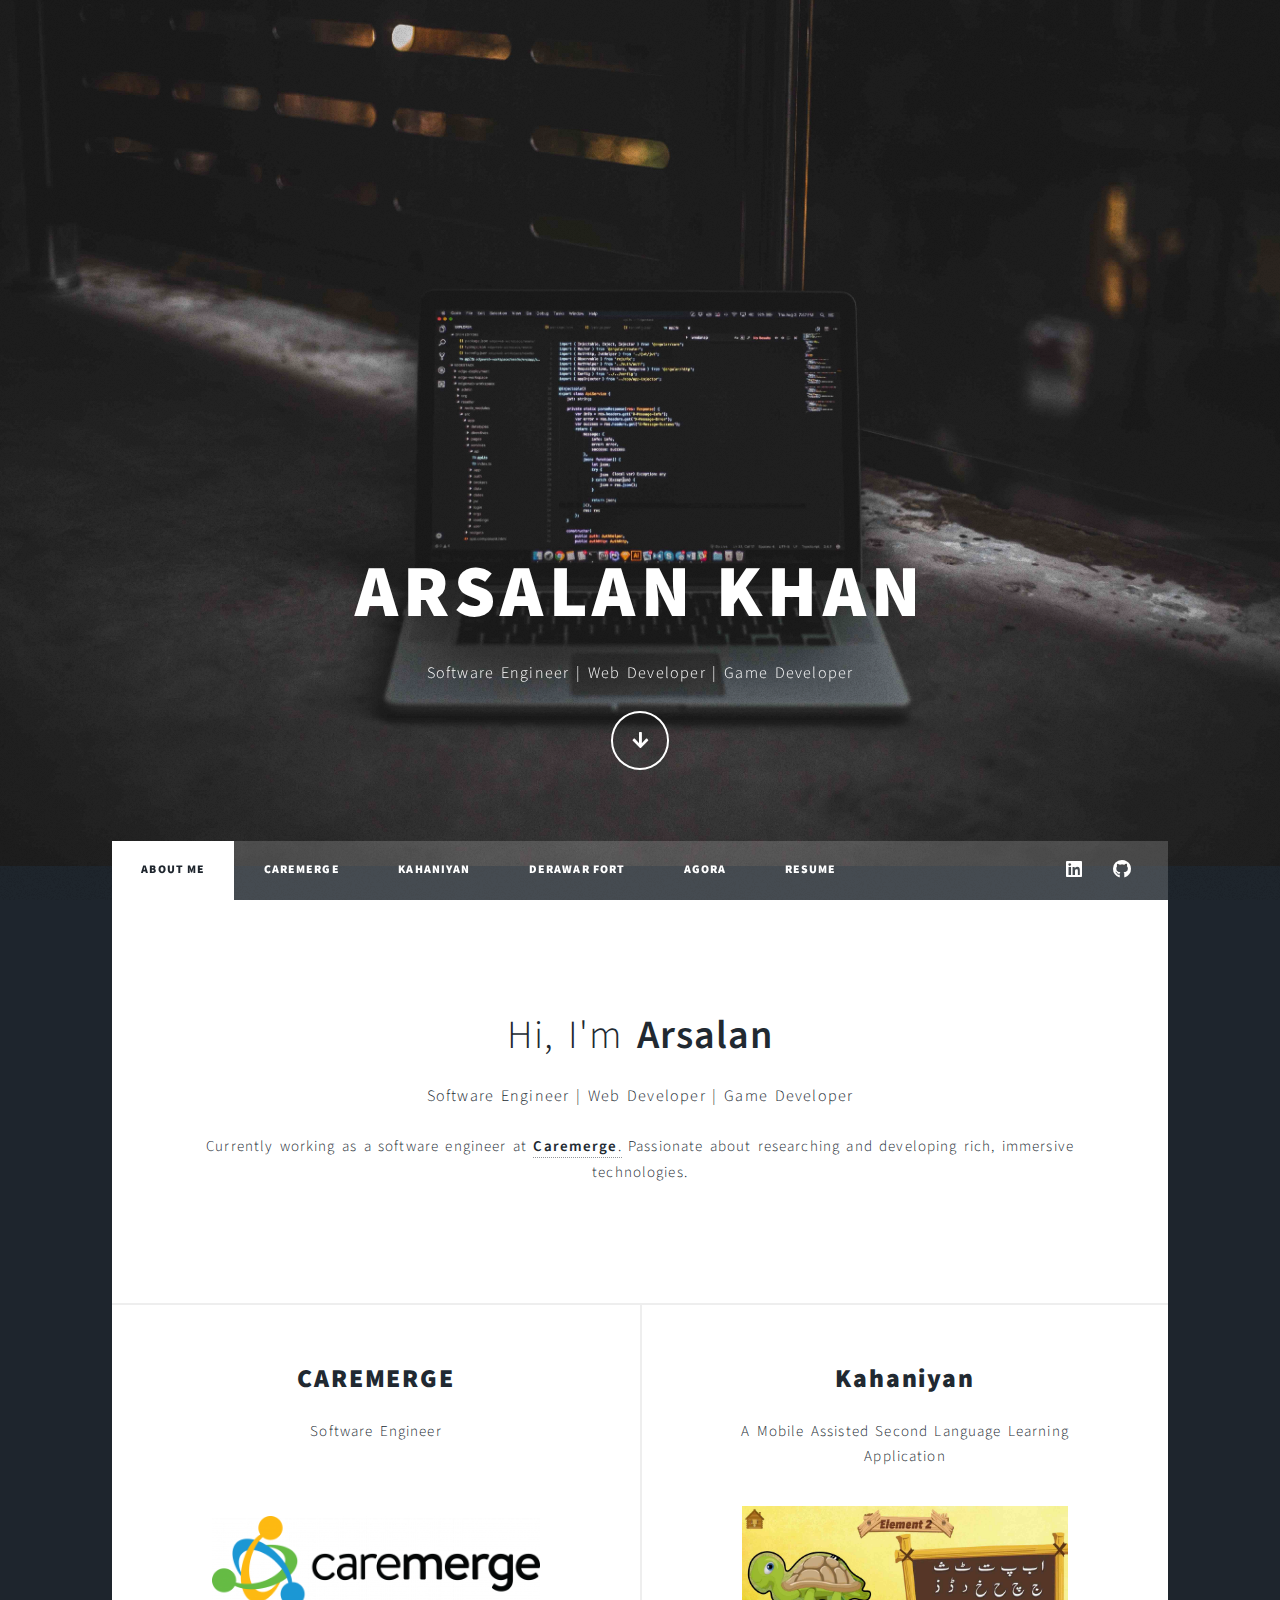
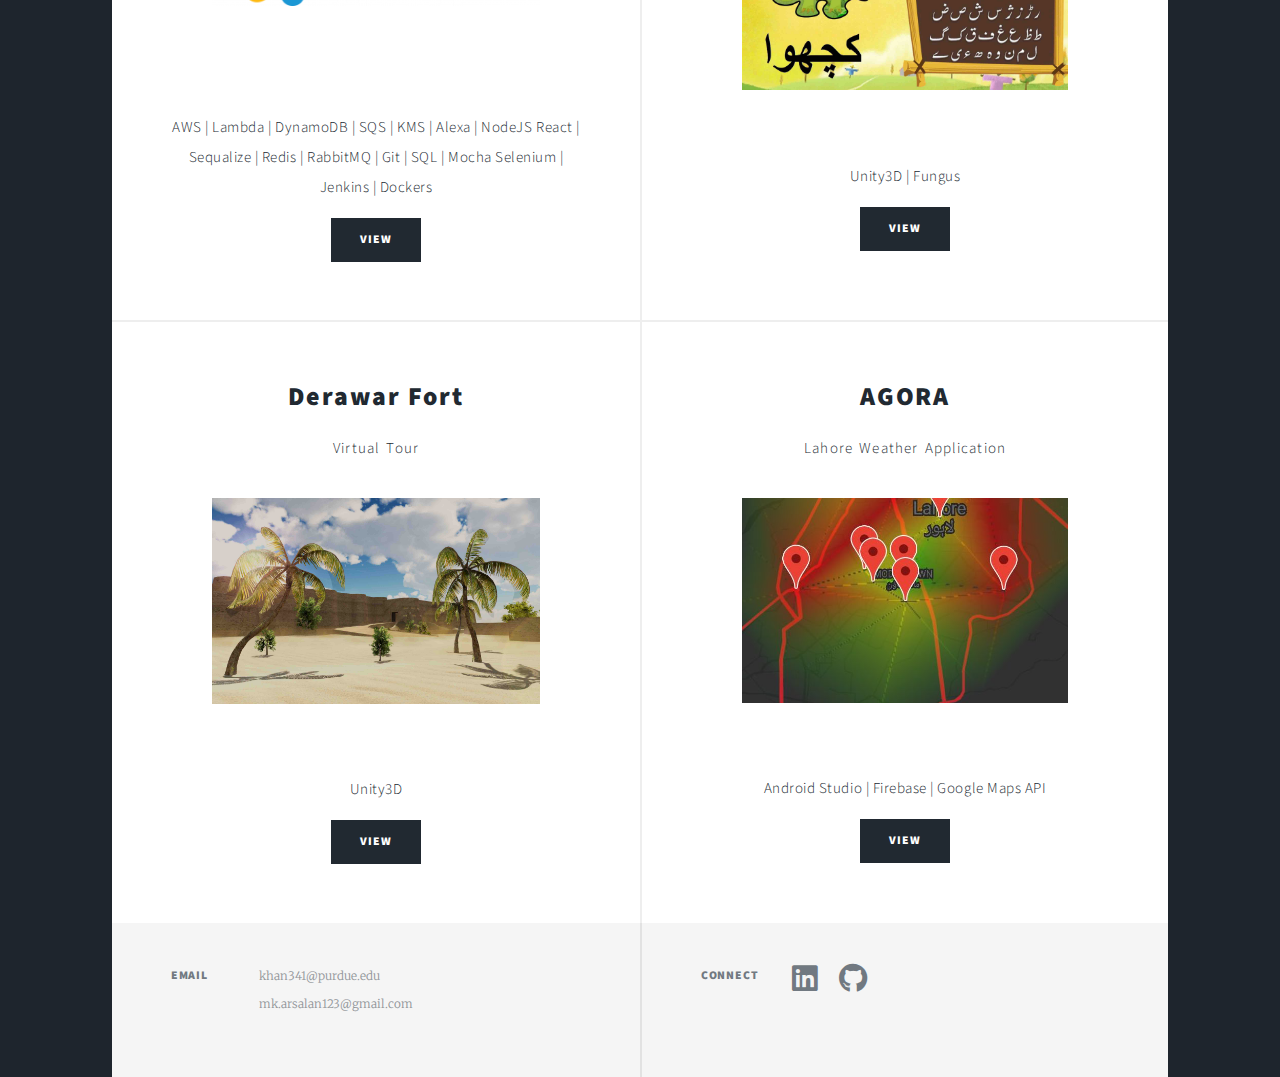
<file: index.html>
<!DOCTYPE HTML>
<html>
	<head>
		<title>Arsalan Khan</title>
		<meta charset="utf-8" />
		<meta name="viewport" content="width=device-width, initial-scale=1, user-scalable=no" />
		<link rel="stylesheet" href="assets/css/main.css" />
		<noscript><link rel="stylesheet" href="assets/css/noscript.css" /></noscript>
	</head>
	<body class="is-preload">

		<!-- Wrapper -->
			<div id="wrapper" class="fade-in">

				<!-- Intro -->
					<div id="intro">
						<h1>ARSALAN KHAN</h1>
						<div class="mainSubHeading">Software Engineer | Web Developer | Game Developer</div>

						<ul class="actions">
							<li><a href="#header" class="button icon solid solo fa-arrow-down scrolly">Continue</a></li>
						</ul>
					</div>


				<!-- Header -->
					<header id="header">
						<a href="index.html" class="logo">arsalan khan</a>
					</header>

				<!-- Nav -->
					<nav id="nav">
						<ul class="links">
							<li class="active"><a href="index.html">About Me</a></li>
							<li><a href="caremerge.html">Caremerge</a></li>
							<li><a href="kahaniyan.html">Kahaniyan</a></li>
							<li><a href="derawar.html">Derawar Fort</a></li>
							<li><a href="agora.html">AGORA</a></li>
							<li><a href="resume.html">Resume</a></li>
						</ul>
						<ul class="icons">
							<li><a target="_blank" href="https://www.linkedin.com/in/mkarsalan/" class="icon brands fa-linkedin"><span class="label">LinkedIn</span></a></li>
							<li><a target="_blank" href="https://github.com/mkarsalan" class="icon brands fa-github"><span class="label">GitHub</span></a></li>
						</ul>
					</nav>

				<!-- Main -->
					<div id="main">

						<!-- Featured Post -->
							<article class="post featured">
								<header class="major">
									<div class="subHeading">Hi, I'm <b>Arsalan</b></div>
									<div class="mainSubHeading">Software Engineer | Web Developer | Game Developer</div>
									<div class="subHeadingArticle">Currently working as a software engineer at <a href="https://caremerge.com/"><b>Caremerge</b>.</a> Passionate about researching and developing rich, immersive technologies.</div>
								</header>
							</article>

						<!-- Posts -->
							<section class="posts">
								<article>
									<header>
										<h2><a href="https://caremerge.com/">CAREMERGE</a></h2>
										<div class="subHeadingArticle">Software Engineer</div>
									</header>
									<br />
									<a href="caremerge.html" class="image fitMedium"><img src="images/caremerge/logo.png" alt="" /></a>
									<br /><br />
									<div class="technologiesF">
									AWS | Lambda | DynamoDB | SQS | KMS | Alexa |
									NodeJS React | Sequalize | Redis | RabbitMQ |
									Git | SQL | Mocha Selenium | Jenkins | Dockers
									</div>
									<ul class="actions special">
										<li><a href="caremerge.html" class="button primary">View</a></li>
									</ul>
								</article>
								<article>
									<header>
										<h2>Kahaniyan</h2>
										<div class="subHeadingArticle">A Mobile Assisted Second Language Learning Application</div>
									</header>
									<a href="kahaniyan.html" class="image fitMedium"><img src="images/kahaniyan/1.jpg" alt="" /></a>
									<br />
									<div class="technologiesF">Unity3D | Fungus</div>
									<ul class="actions special">
										<li><a href="kahaniyan.html" class="button primary">View</a></li>
									</ul>
								</article>
								<article>
									<header>
										<h2>Derawar Fort</h2>
										<div class="subHeadingArticle">Virtual Tour</div>
									</header>
									<a href="derawar.html" class="image fitMedium"><img src="images/derawar/1.jpg" alt="" /></a>
									<br />
									<div class="technologiesF">Unity3D</div>
									<ul class="actions special">
										<li><a href="derawar.html" class="button primary">View</a></li>
									</ul>
								</article>
								<article>
									<header>
										<h2>AGORA</h2>
										<div class="subHeadingArticle">Lahore Weather Application</div>
									</header>
									<a href="agora.html" class="image fitMedium"><img src="images/agora/0.jpg" alt="" /></a>
									<br />
									<div class="technologiesF">Android Studio | Firebase | Google Maps API</div>
									<ul class="actions special">
										<li><a href="agora.html" class="button primary">View</a></li>
									</ul>
								</article>
							</section>

					</div>

				<!-- Footer -->
					<footer id="footer">
						<section class="split contact">
							<section class="alt">
								<h3>EMAIL</h3>
								<p>khan341@purdue.edu<br />
								mk.arsalan123@gmail.com</p>
							</section>
						</section>
						<section class="split contact">
							<section class="alt">
								<h3>CONNECT</h3>
								<ul class="icons alt">
									<li><a target="_blank" target="_blank" href="https://www.linkedin.com/in/mkarsalan/" class="icon brands alt fa-linkedin"><span class="label">LinkedIn</span></a></li>
									<li><a target="_blank" target="_blank" href="https://github.com/mkarsalan" class="icon brands alt fa-github"><span class="label">GitHub</span></a></li>
								</ul>
							</section>
						</section>
					</footer>

			</div>

		<!-- Scripts -->
			<script src="assets/js/jquery.min.js"></script>
			<script src="assets/js/jquery.scrollex.min.js"></script>
			<script src="assets/js/jquery.scrolly.min.js"></script>
			<script src="assets/js/browser.min.js"></script>
			<script src="assets/js/breakpoints.min.js"></script>
			<script src="assets/js/util.js"></script>
			<script src="assets/js/main.js"></script>

	</body>
</html>
</file>
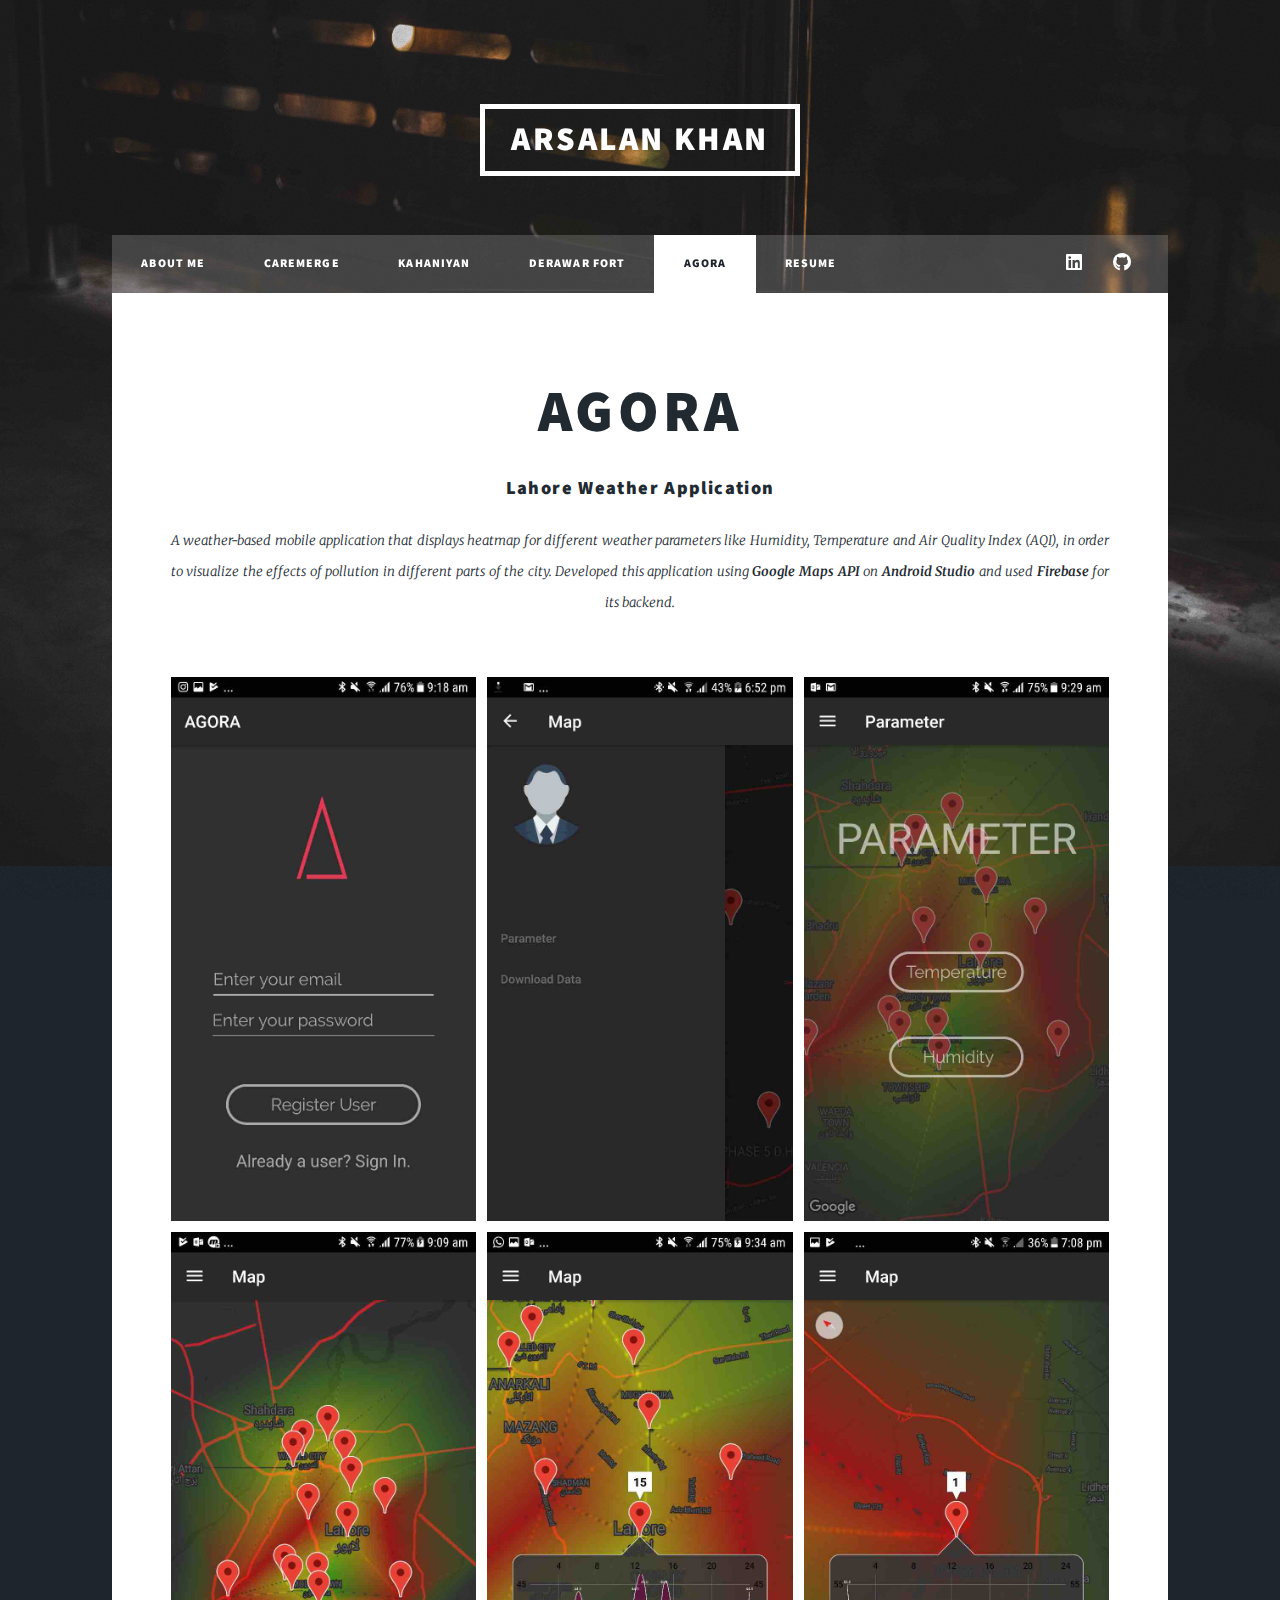
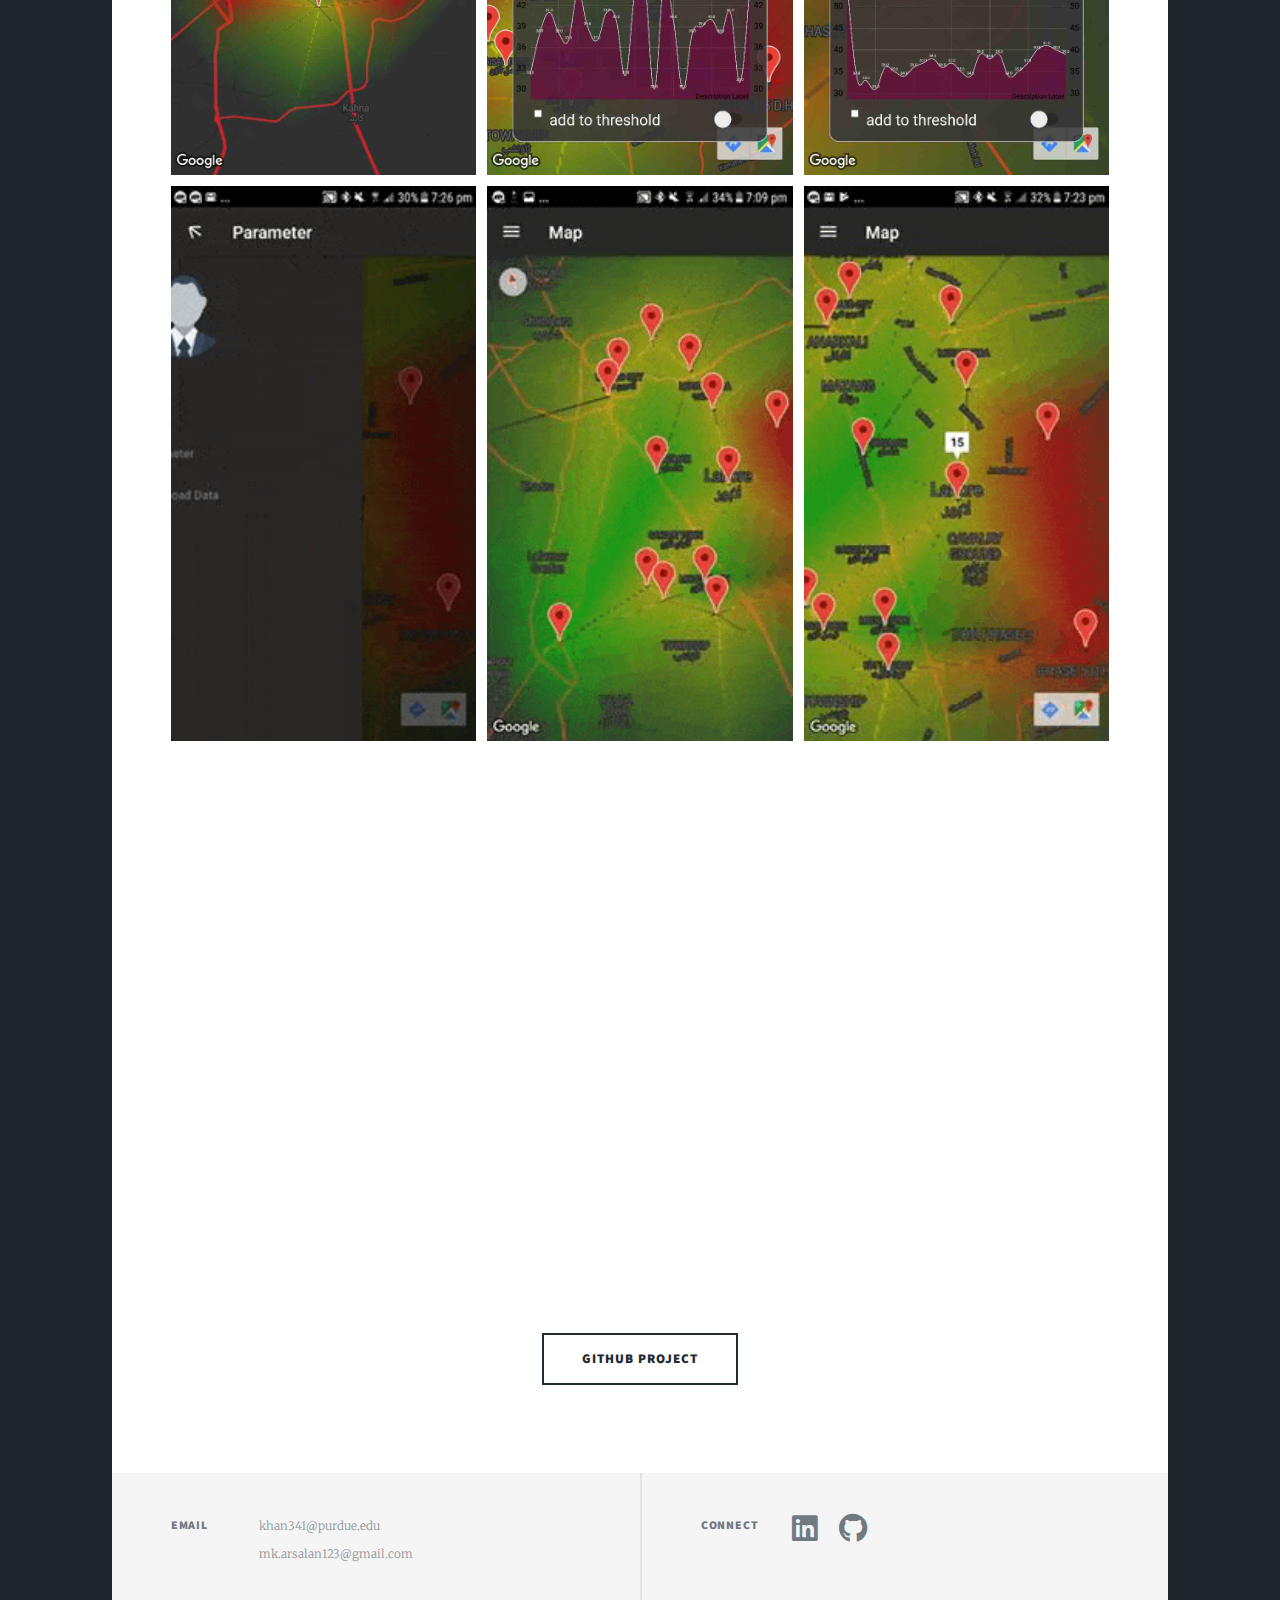
<file: agora.html>
<!DOCTYPE HTML>
<html>
	<head>
		<title>AGORA: Lahore Weather Application</title>
		<meta charset="utf-8" />
		<meta name="viewport" content="width=device-width, initial-scale=1, user-scalable=no" />
		<link rel="stylesheet" href="assets/css/main.css" />
		<noscript><link rel="stylesheet" href="assets/css/noscript.css" /></noscript>
	</head>
	<body class="is-preload">

		<!-- Wrapper -->
			<div id="wrapper">

				<!-- Header -->
					<header id="header">
						<a href="index.html" class="logo">Arsalan Khan</a>
					</header>

				<!-- Nav -->
					<nav id="nav">
						<ul class="links">
							<li><a href="index.html">About Me</a></li>
							<li><a href="caremerge.html">Caremerge</a></li>
							<li><a href="kahaniyan.html">Kahaniyan</a></li>
							<li><a href="derawar.html">Derawar Fort</a></li>
							<li class="active"><a href="agora.html">AGORA</a></li>
							<li><a href="resume.html">Resume</a></li>
						</ul>
						<ul class="icons">
							<li><a target="_blank" href="https://www.linkedin.com/in/mkarsalan/" class="icon brands fa-linkedin"><span class="label">LinkedIn</span></a></li>
							<li><a target="_blank" href="https://github.com/mkarsalan" class="icon brands fa-github"><span class="label">GitHub</span></a></li>
						</ul>
					</nav>

				<!-- Main -->
					<div id="main">

						<!-- Post -->
							<section class="post">
								<header class="major">
									<h1>AGORA</h1>
									<h3>Lahore Weather Application</h3>
									<p style="text-align:justify; text-align-last: center;">A weather-based ​mobile application that displays heatmap for different weather parameters like Humidity, Temperature and Air Quality Index (AQI), in order to visualize the effects of pollution in different parts of the city. Developed this application using <b>Google Maps API</b> on <b>Android Studio</b> and used <b>Firebase</b> for its backend.</p>
								</header>
								<div class="box alt">
									<div class="row gtr-50 gtr-uniform">
										<div class="col-4"><span class="image fit"><img src="images/agora/1.jpg" alt="" /></span></div>
										<div class="col-4"><span class="image fit"><img src="images/agora/2.jpg" alt="" /></span></div>
										<div class="col-4"><span class="image fit"><img src="images/agora/3.jpg" alt="" /></span></div>
										<!-- Break -->
										<div class="col-4"><span class="image fit"><img src="images/agora/4.jpg" alt="" /></span></div>
										<div class="col-4"><span class="image fit"><img src="images/agora/5.jpg" alt="" /></span></div>
										<div class="col-4"><span class="image fit"><img src="images/agora/6.jpg" alt="" /></span></div>
										<!-- Break -->
										<div class="col-4"><span class="image fit"><img src="images/agora/7.gif" alt="" /></span></div>
										<div class="col-4"><span class="image fit"><img src="images/agora/8.gif" alt="" /></span></div>
										<div class="col-4"><span class="image fit"><img src="images/agora/9.gif" alt="" /></span></div>
									</div>
								</div>
								<div class="iframe-container">
								<iframe width="560" height="315" src="https://www.youtube.com/embed/SGqbYUQQTZk?start=3" frameborder="0" allow="accelerometer; autoplay; encrypted-media; gyroscope; picture-in-picture" allowfullscreen></iframe>
								</div>
								<br />
								<ul class="actions special">
									<li><a target="_blank" href="https://github.com/mkarsalan/AGORA" class="button large" download>Github Project</a></li>
								</ul>
							</section>

					</div>

				<!-- Footer -->
					<footer id="footer">
						<section class="split contact">
							<section class="alt">
								<h3>EMAIL</h3>
								<p>khan341@purdue.edu<br />
								mk.arsalan123@gmail.com</p>
							</section>
						</section>
						<section class="split contact">
							<section class="alt">
								<h3>CONNECT</h3>
								<ul class="icons alt">
									<li><a target="_blank" href="https://www.linkedin.com/in/mkarsalan/" class="icon brands alt fa-linkedin"><span class="label">LinkedIn</span></a></li>
									<li><a target="_blank" href="https://github.com/mkarsalan" class="icon brands alt fa-github"><span class="label">GitHub</span></a></li>
								</ul>
							</section>
						</section>
					</footer>

			</div>

		<!-- Scripts -->
			<script src="assets/js/jquery.min.js"></script>
			<script src="assets/js/jquery.scrollex.min.js"></script>
			<script src="assets/js/jquery.scrolly.min.js"></script>
			<script src="assets/js/browser.min.js"></script>
			<script src="assets/js/breakpoints.min.js"></script>
			<script src="assets/js/util.js"></script>
			<script src="assets/js/main.js"></script>

	</body>
</html>
</file>
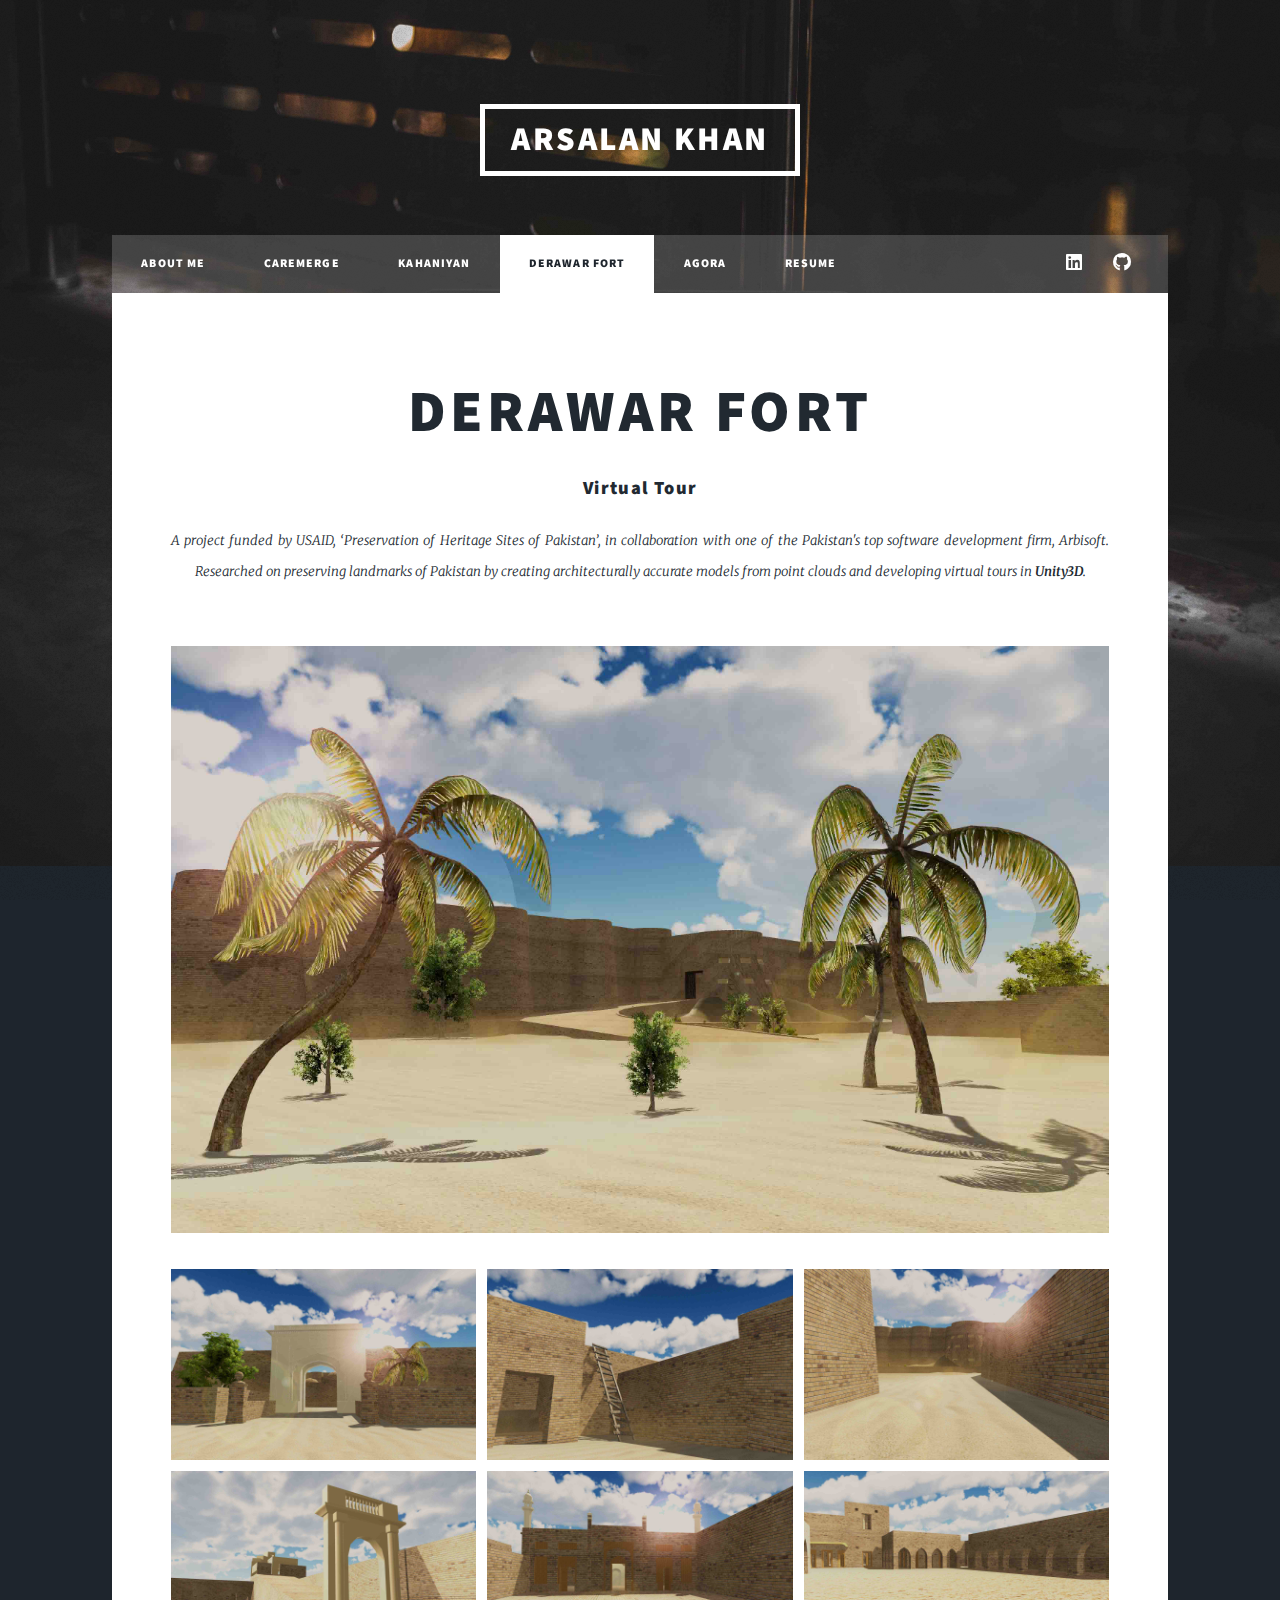
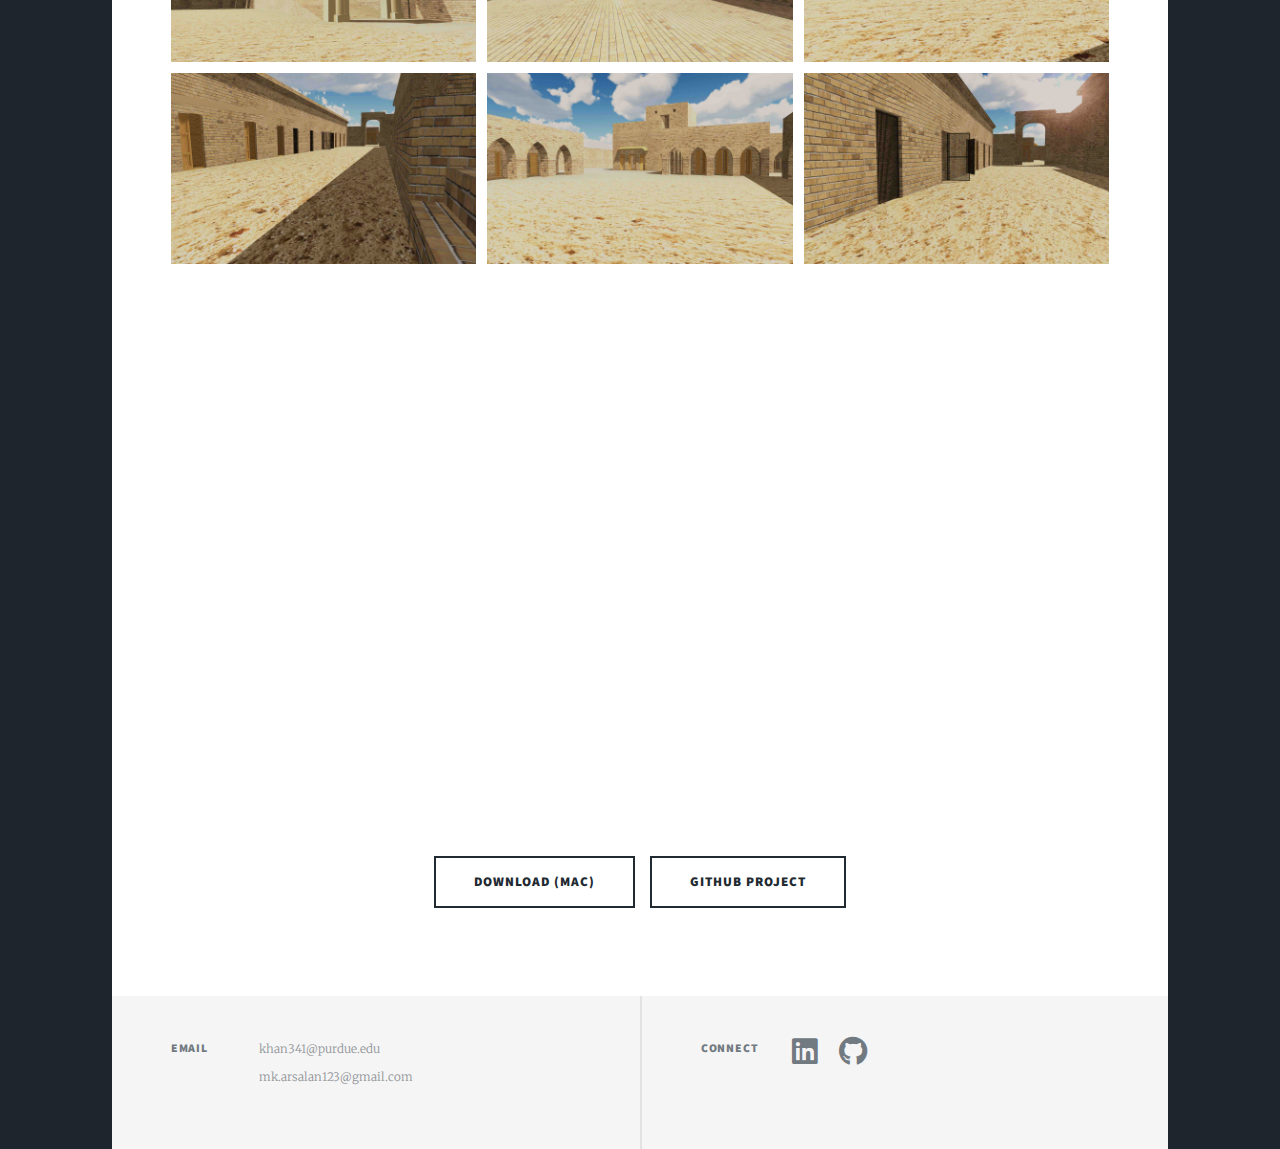
<file: derawar.html>
<!DOCTYPE HTML>
<html>
	<head>
		<title>Derawar Fort: Virtual Tour</title>
		<meta charset="utf-8" />
		<meta name="viewport" content="width=device-width, initial-scale=1, user-scalable=no" />
		<link rel="stylesheet" href="assets/css/main.css" />
		<noscript><link rel="stylesheet" href="assets/css/noscript.css" /></noscript>
	</head>
	<body class="is-preload">

		<!-- Wrapper -->
			<div id="wrapper">

				<!-- Header -->
					<header id="header">
						<a href="index.html" class="logo">Arsalan Khan</a>
					</header>

				<!-- Nav -->
					<nav id="nav">
						<ul class="links">
							<li><a href="index.html">About Me</a></li>
							<li><a href="caremerge.html">Caremerge</a></li>					
							<li><a href="kahaniyan.html">Kahaniyan</a></li>
							<li class="active"><a href="derawar.html">Derawar Fort</a></li>
							<li><a href="agora.html">AGORA</a></li>
							<li><a href="resume.html">Resume</a></li>
						</ul>
						<ul class="icons">
							<li><a target="_blank" href="https://www.linkedin.com/in/mkarsalan/" class="icon brands fa-linkedin"><span class="label">LinkedIn</span></a></li>
							<li><a target="_blank" href="https://github.com/mkarsalan" class="icon brands fa-github"><span class="label">GitHub</span></a></li>
						</ul>
					</nav>

				<!-- Main -->
					<div id="main">

						<!-- Post -->
							<section class="post">
								<header class="major">
									<h1>DERAWAR FORT</h1>
									<h3>Virtual Tour</h3>
									<p style="text-align:justify; text-align-last: center;">A project funded by USAID, ‘Preservation of Heritage Sites of Pakistan’, in collaboration with one of the Pakistan's top software development firm, Arbisoft.
									Researched on preserving landmarks of Pakistan by creating architecturally accurate models from point clouds and developing virtual tours in <b>Unity3D</b>.</p>
								</header>

								<span class="image fit"><img src="images/derawar/1.jpg" alt="" /></span>
									<div class="box alt">
										<div class="row gtr-50 gtr-uniform">
											<div class="col-4"><span class="image fit"><img src="images/derawar/2.jpg" alt="" /></span></div>
											<div class="col-4"><span class="image fit"><img src="images/derawar/3.jpg" alt="" /></span></div>
											<div class="col-4"><span class="image fit"><img src="images/derawar/4.jpg" alt="" /></span></div>
											<!-- Break -->
											<div class="col-4"><span class="image fit"><img src="images/derawar/5.jpg" alt="" /></span></div>
											<div class="col-4"><span class="image fit"><img src="images/derawar/6.jpg" alt="" /></span></div>
											<div class="col-4"><span class="image fit"><img src="images/derawar/7.jpg" alt="" /></span></div>
											<!-- Break -->
											<div class="col-4"><span class="image fit"><img src="images/derawar/8.jpg" alt="" /></span></div>
											<div class="col-4"><span class="image fit"><img src="images/derawar/9.jpg" alt="" /></span></div>
											<div class="col-4"><span class="image fit"><img src="images/derawar/10.jpg" alt="" /></span></div>
										</div>
									</div>
								<div class="iframe-container">
								<iframe width="560" height="315" src="https://www.youtube.com/embed/18-XEgbyHzA" frameborder="0" allow="accelerometer; autoplay; encrypted-media; gyroscope; picture-in-picture" allowfullscreen></iframe>
								</div>
								<br />
								<ul class="actions special">
									<li><a target="_blank" href="https://github.com/mkarsalan/Derawar-Fort-Mac-Playable/archive/master.zip" class="button large" download>Download (MAC)</a></li>
									<li><a target="_blank" href="https://github.com/mkarsalan/Derawar-Fort-Unity3D" class="button large" download>Github Project</a></li>
								</ul>
							</section>

					</div>

				<!-- Footer -->
					<footer id="footer">
						<section class="split contact">
							<section class="alt">
								<h3>EMAIL</h3>
								<p>khan341@purdue.edu<br />
								mk.arsalan123@gmail.com</p>
							</section>
						</section>
						<section class="split contact">
							<section class="alt">
								<h3>CONNECT</h3>
								<ul class="icons alt">
									<li><a target="_blank" href="https://www.linkedin.com/in/mkarsalan/" class="icon brands alt fa-linkedin"><span class="label">LinkedIn</span></a></li>
									<li><a target="_blank" href="https://github.com/mkarsalan" class="icon brands alt fa-github"><span class="label">GitHub</span></a></li>
								</ul>
							</section>
						</section>
					</footer>

			</div>

		<!-- Scripts -->
			<script src="assets/js/jquery.min.js"></script>
			<script src="assets/js/jquery.scrollex.min.js"></script>
			<script src="assets/js/jquery.scrolly.min.js"></script>
			<script src="assets/js/browser.min.js"></script>
			<script src="assets/js/breakpoints.min.js"></script>
			<script src="assets/js/util.js"></script>
			<script src="assets/js/main.js"></script>

	</body>
</html>
</file>
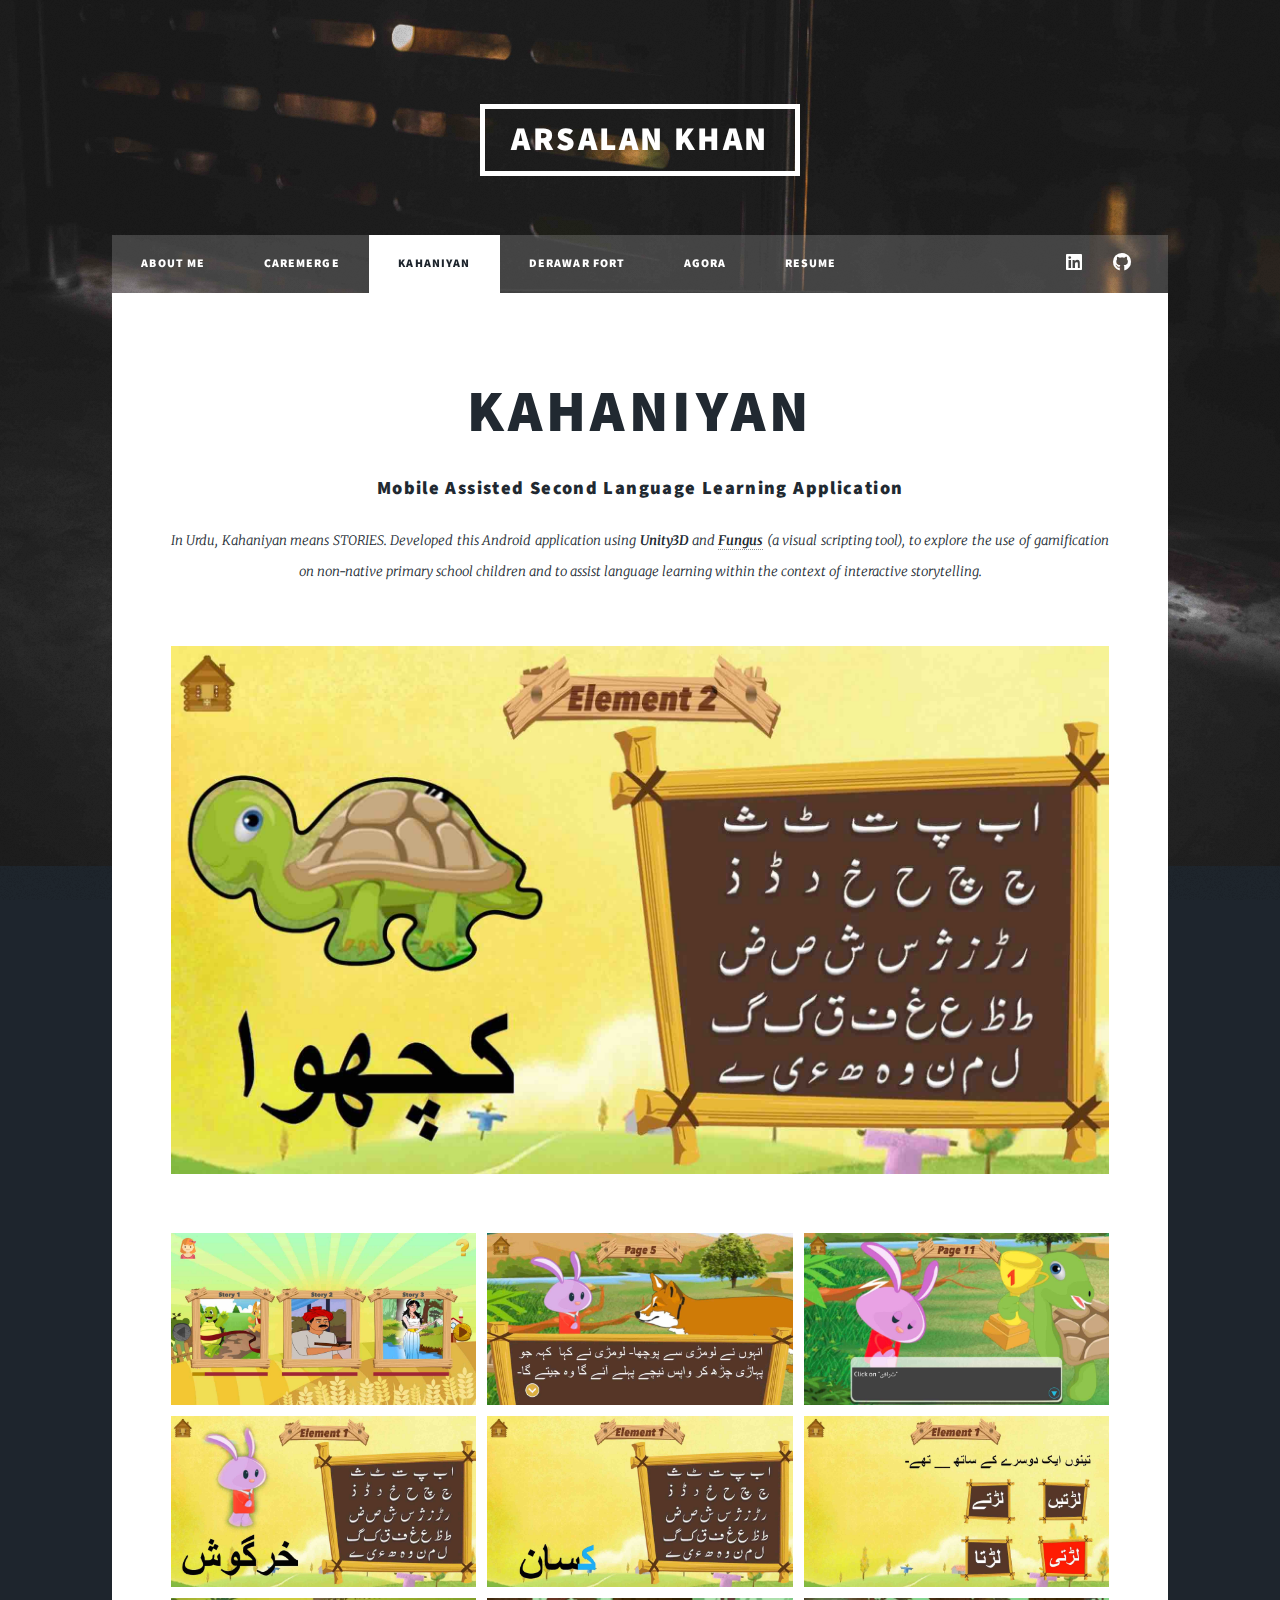
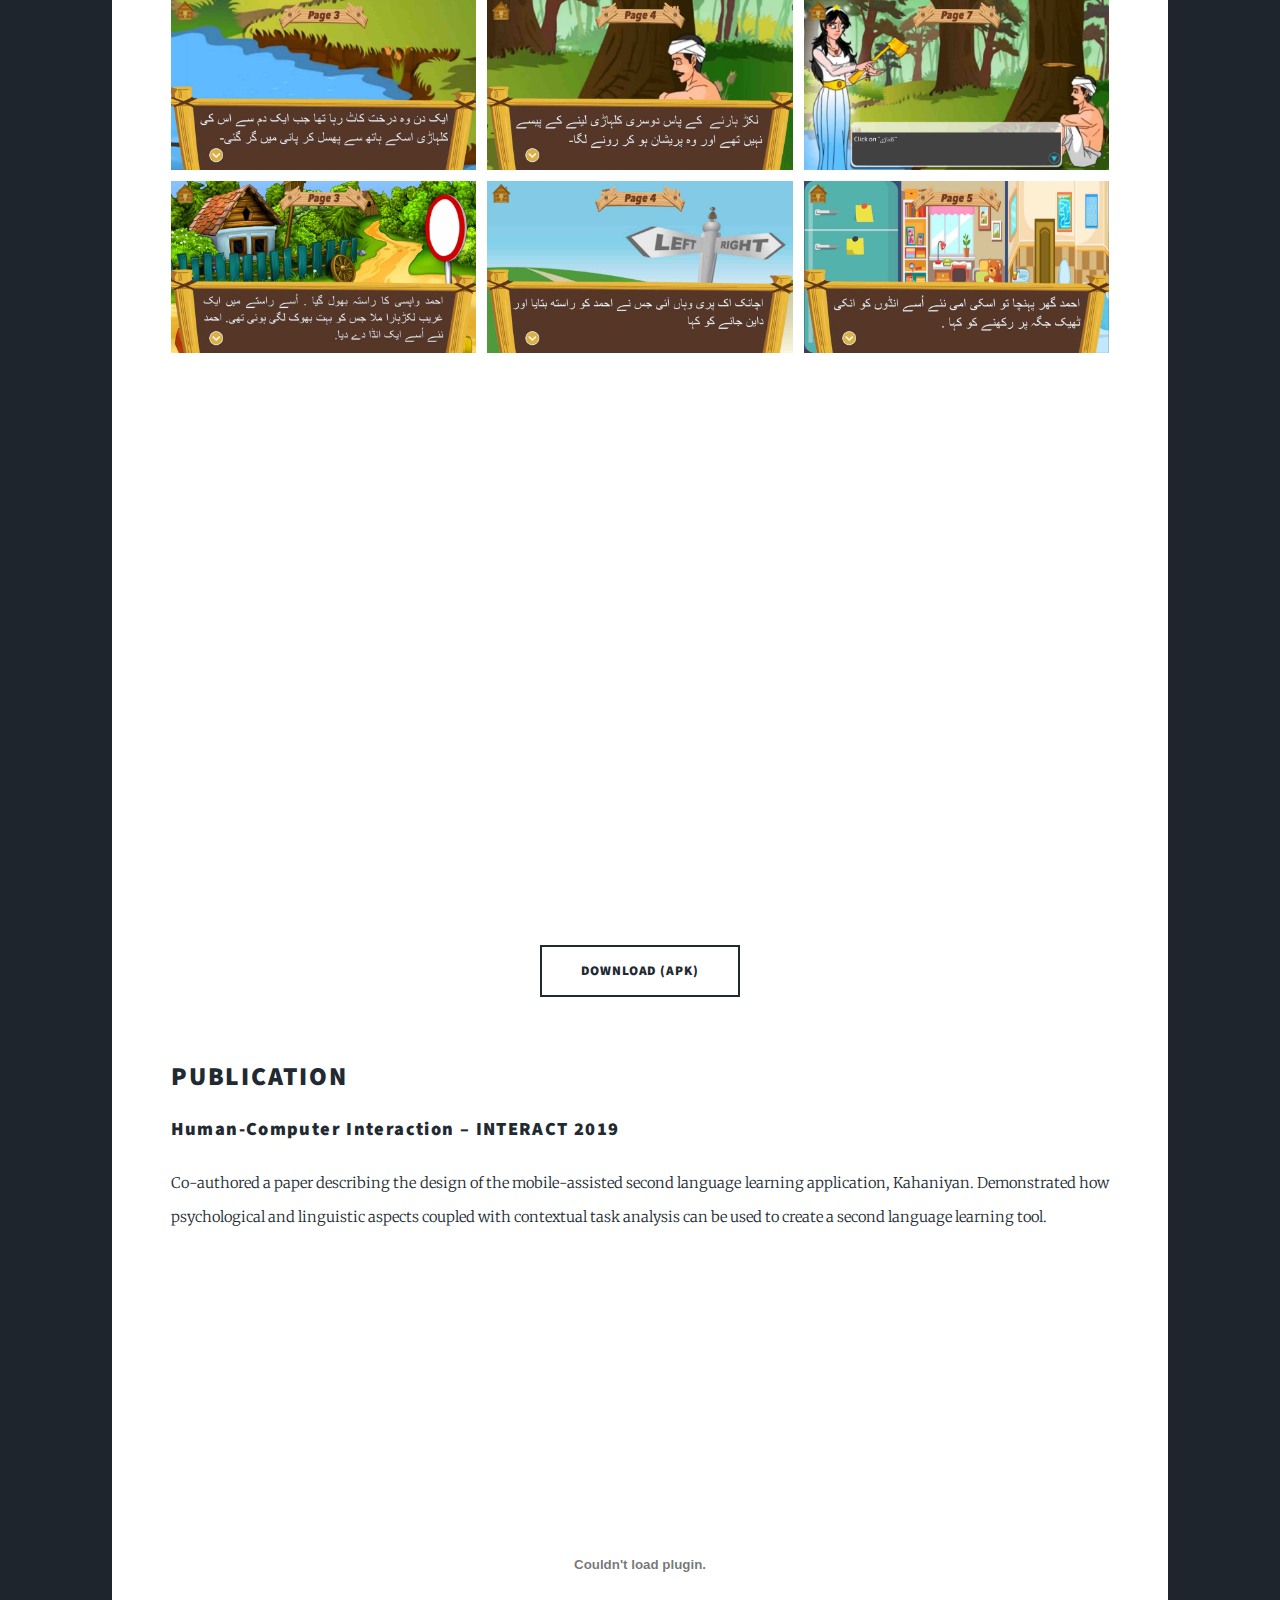
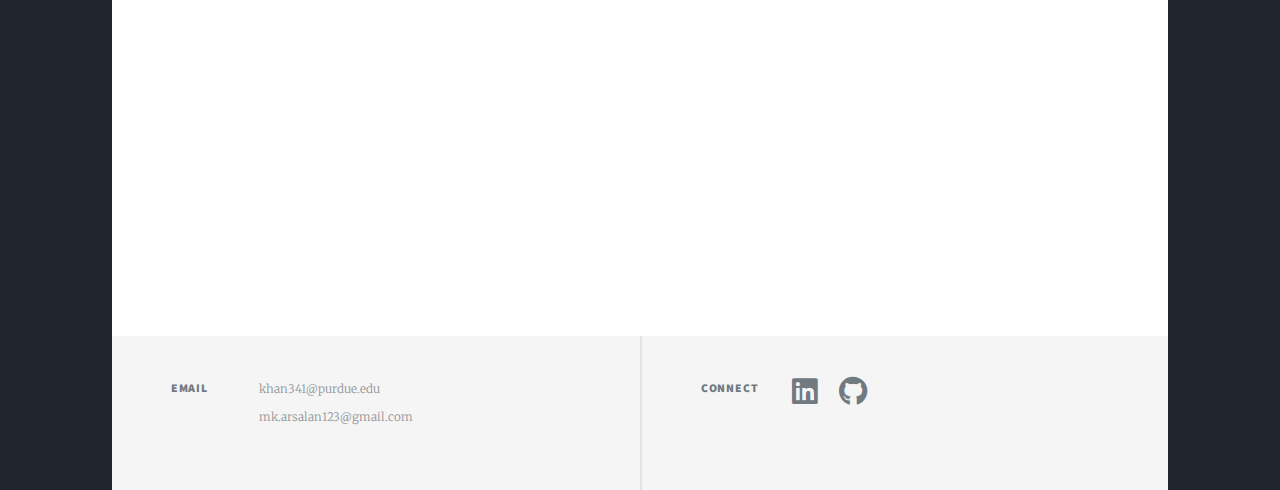
<file: kahaniyan.html>
<!DOCTYPE HTML>
<html>
	<head>
		<title>Kahaniyan: A Mobile Assisted Second Language Learning Application</title>
		<meta charset="utf-8" />
		<meta name="viewport" content="width=device-width, initial-scale=1, user-scalable=no" />
		<link rel="stylesheet" href="assets/css/main.css" />
		<noscript><link rel="stylesheet" href="assets/css/noscript.css" /></noscript>
	</head>
	<body class="is-preload">

		<!-- Wrapper -->
			<div id="wrapper">

				<!-- Header -->
					<header id="header">
						<a href="index.html" class="logo">Arsalan Khan</a>
					</header>

				<!-- Nav -->
					<nav id="nav">
						<ul class="links">
							<li><a href="index.html">About Me</a></li>
							<li><a href="caremerge.html">Caremerge</a></li>
							<li class="active"><a href="kahaniyan.html">Kahaniyan</a></li>
							<li><a href="derawar.html">Derawar Fort</a></li>
							<li><a href="agora.html">AGORA</a></li>
							<li><a href="resume.html">Resume</a></li>
						</ul>
						<ul class="icons">
							<li><a target="_blank" href="https://www.linkedin.com/in/mkarsalan/" class="icon brands fa-linkedin"><span class="label">LinkedIn</span></a></li>
							<li><a target="_blank" href="https://github.com/mkarsalan" class="icon brands fa-github"><span class="label">GitHub</span></a></li>
						</ul>
					</nav>

				<!-- Main -->
					<div id="main">

						<!-- Post -->
							<section class="post">
								<header class="major">
									<h1>KAHANIYAN</h1>
									<h3>Mobile Assisted Second Language Learning Application</h3>
									<p style="text-align:justify; text-align-last: center;">In Urdu, Kahaniyan means STORIES. Developed this Android application using <b>Unity3D</b> and <a href="https://fungusgames.com/"><b>Fungus</b></a> (a visual scripting tool),
									to explore the use of gamification on non-native primary school children
									and to assist language learning within the context of interactive storytelling.</p>
								</header>
								<div class="image main"><img src="images/kahaniyan/1.jpg" alt="" /></div>
								<div class="box alt">
									<div class="row gtr-50 gtr-uniform">
										<div class="col-4"><span class="image fit"><img src="images/kahaniyan/2.jpg" alt="" /></span></div>
										<div class="col-4"><span class="image fit"><img src="images/kahaniyan/3.jpg" alt="" /></span></div>
										<div class="col-4"><span class="image fit"><img src="images/kahaniyan/4.jpg" alt="" /></span></div>
										<!-- Break -->
										<div class="col-4"><span class="image fit"><img src="images/kahaniyan/5.jpg" alt="" /></span></div>
										<div class="col-4"><span class="image fit"><img src="images/kahaniyan/6.jpg" alt="" /></span></div>
										<div class="col-4"><span class="image fit"><img src="images/kahaniyan/7.jpg" alt="" /></span></div>
										<!-- Break -->
										<div class="col-4"><span class="image fit"><img src="images/kahaniyan/8.jpg" alt="" /></span></div>
										<div class="col-4"><span class="image fit"><img src="images/kahaniyan/9.jpg" alt="" /></span></div>
										<div class="col-4"><span class="image fit"><img src="images/kahaniyan/10.jpg" alt="" /></span></div>
										<!-- Break -->
										<div class="col-4"><span class="image fit"><img src="images/kahaniyan/11.jpg" alt="" /></span></div>
										<div class="col-4"><span class="image fit"><img src="images/kahaniyan/12.jpg" alt="" /></span></div>
										<div class="col-4"><span class="image fit"><img src="images/kahaniyan/13.jpg" alt="" /></span></div>
									</div>
								</div>
								<div class="iframe-container">
								<iframe width="560" height="315" src="https://www.youtube.com/embed/r02FPoQ92PI" frameborder="0" allow="accelerometer; autoplay; encrypted-media; gyroscope; picture-in-picture" allowfullscreen></iframe>
								</div>
								<br />
								<ul class="actions special">
									<li><a target="_blank" href="https://github.com/mkarsalan/Kahaniyan-APK/archive/master.zip" class="button large" download>Download (APK)</a></li>
								</ul>

								<br />
								<header>
									<h2>PUBLICATION</h2>
									<h3>Human-Computer Interaction – INTERACT 2019</h3>
								</header>
								<p>Co-authored a paper describing the design of the mobile-assisted second language learning application, Kahaniyan. Demonstrated how psychological and linguistic aspects coupled with contextual task analysis can be used to create a second language learning tool.</p>
								<embed src="pdfs/Kahaniyan.pdf" type="application/pdf" width="100%" height="600px" />
							</section>

					</div>

				<!-- Footer -->
					<footer id="footer">
						<section class="split contact">
							<section class="alt">
								<h3>EMAIL</h3>
								<p>khan341@purdue.edu<br />
								mk.arsalan123@gmail.com</p>
							</section>
						</section>
						<section class="split contact">
							<section class="alt">
								<h3>CONNECT</h3>
								<ul class="icons alt">
									<li><a target="_blank" href="https://www.linkedin.com/in/mkarsalan/" class="icon brands alt fa-linkedin"><span class="label">LinkedIn</span></a></li>
									<li><a target="_blank" href="https://github.com/mkarsalan" class="icon brands alt fa-github"><span class="label">GitHub</span></a></li>
								</ul>
							</section>
						</section>
					</footer>

			</div>

		<!-- Scripts -->
			<script src="assets/js/jquery.min.js"></script>
			<script src="assets/js/jquery.scrollex.min.js"></script>
			<script src="assets/js/jquery.scrolly.min.js"></script>
			<script src="assets/js/browser.min.js"></script>
			<script src="assets/js/breakpoints.min.js"></script>
			<script src="assets/js/util.js"></script>
			<script src="assets/js/main.js"></script>

	</body>
</html>
</file>
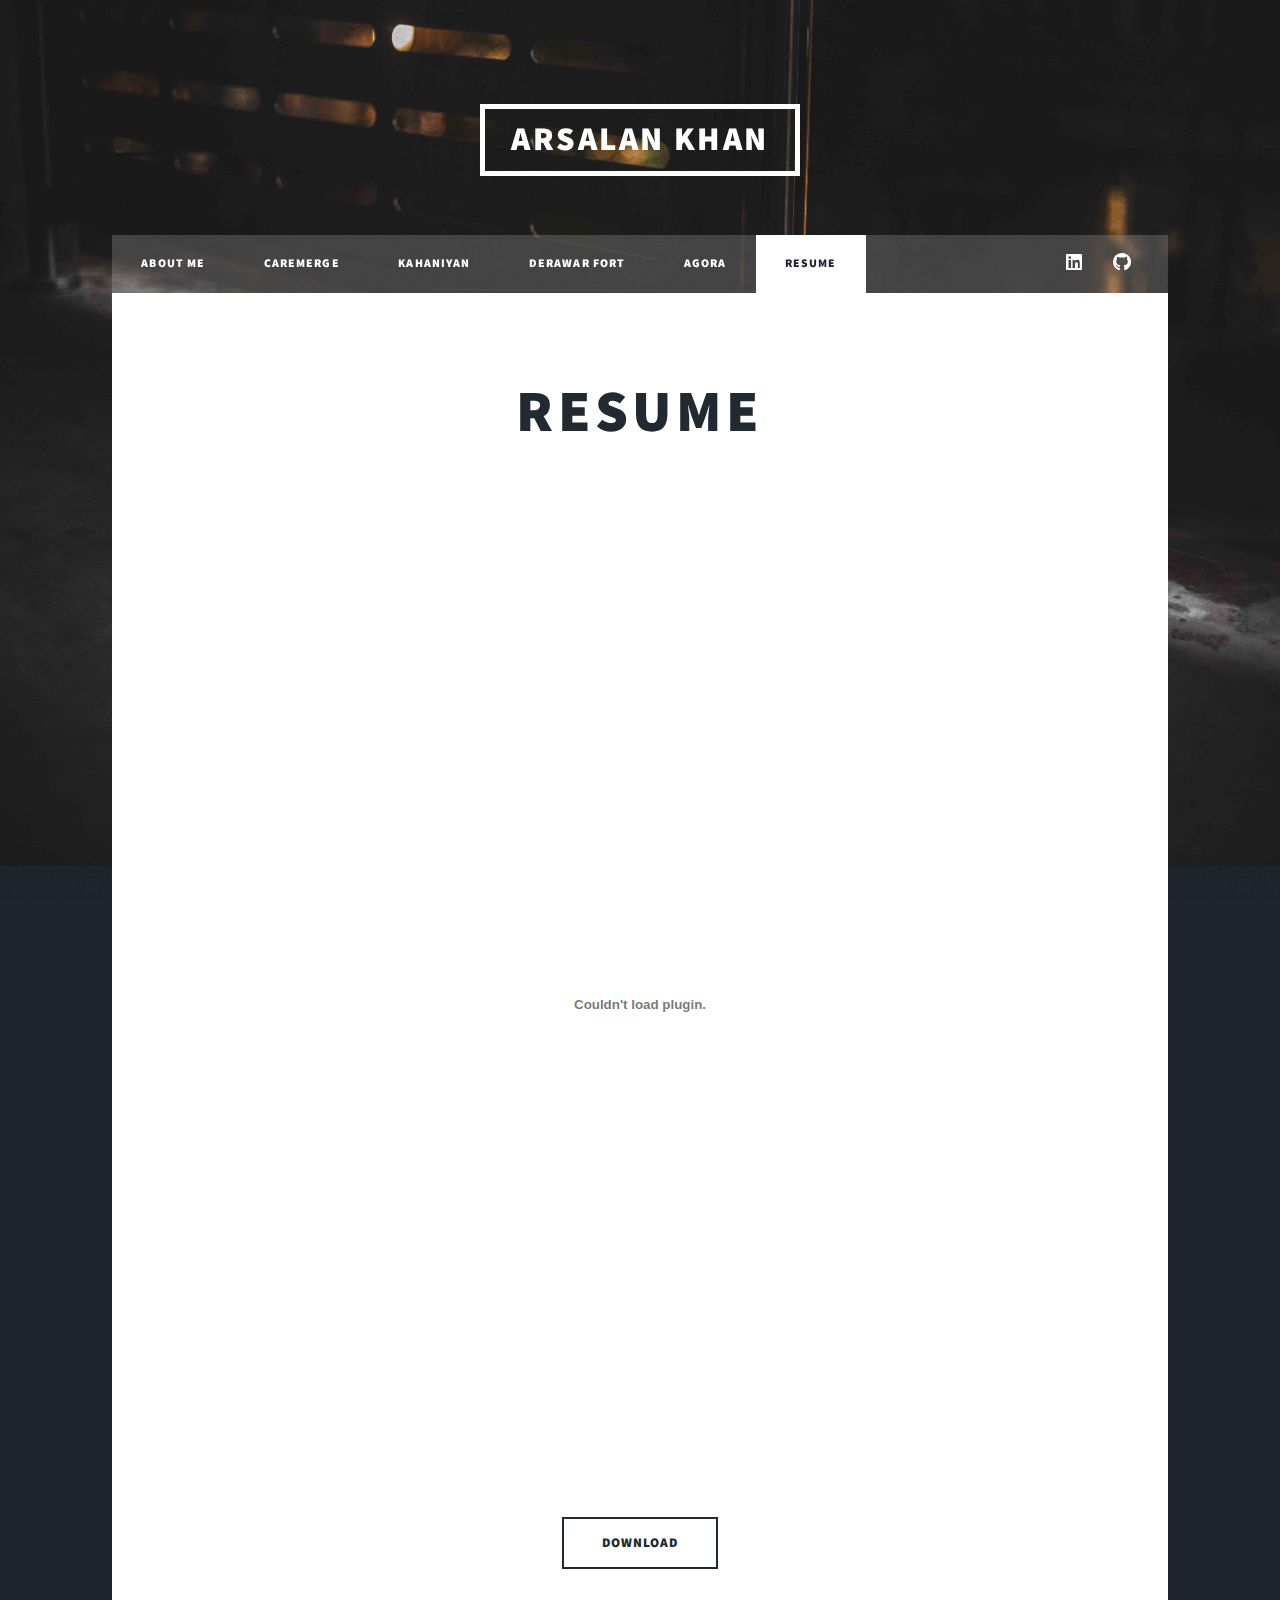
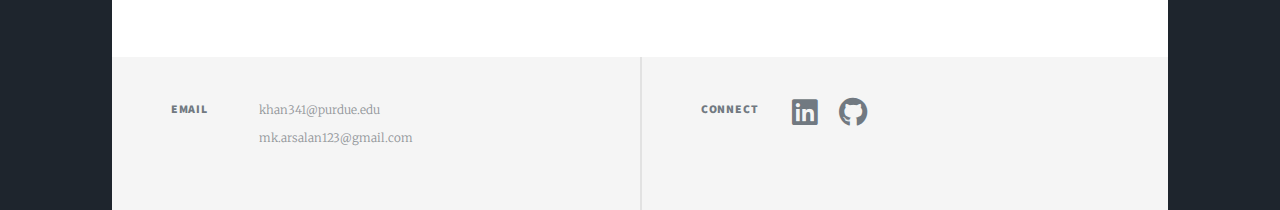
<file: resume.html>
<!DOCTYPE HTML>
<html>
	<head>
		<title>Resume</title>
		<meta charset="utf-8" />
		<meta name="viewport" content="width=device-width, initial-scale=1, user-scalable=no" />
		<link rel="stylesheet" href="assets/css/main.css" />
		<noscript><link rel="stylesheet" href="assets/css/noscript.css" /></noscript>
	</head>
	<body class="is-preload">

		<!-- Wrapper -->
			<div id="wrapper">

				<!-- Header -->
					<header id="header">
						<a href="index.html" class="logo">Arsalan Khan</a>
					</header>

				<!-- Nav -->
					<nav id="nav">
						<ul class="links">
							<li><a href="index.html">About Me</a></li>
							<li><a href="caremerge.html">Caremerge</a></li>
							<li><a href="kahaniyan.html">Kahaniyan</a></li>
							<li><a href="derawar.html">Derawar Fort</a></li>
							<li><a href="agora.html">AGORA</a></li>
							<li class="active"><a href="resume.html">Resume</a></li>

						</ul>
						<ul class="icons">
							<li><a target="_blank" href="https://www.linkedin.com/in/mkarsalan/" class="icon brands fa-linkedin"><span class="label">LinkedIn</span></a></li>
							<li><a target="_blank" href="https://github.com/mkarsalan" class="icon brands fa-github"><span class="label">GitHub</span></a></li>
						</ul>
					</nav>

				<!-- Main -->
					<div id="main">

						<!-- Post -->
							<section class="post">
								<header class="major">
									<h1>RESUME</h1>
								</header>
								<embed src="pdfs/Resume.pdf" type="application/pdf" width="100%" height="1000px" />
								<ul class="actions special">
									<li><a target="_blank" href="pdfs/Resume.pdf" class="button large" download>Download</a></li>
								</ul>
							</section>

					</div>

				<!-- Footer -->
					<footer id="footer">
						<section class="split contact">
							<section class="alt">
								<h3>EMAIL</h3>
								<p>khan341@purdue.edu<br />
								mk.arsalan123@gmail.com</p>
							</section>
						</section>
						<section class="split contact">
							<section class="alt">
								<h3>CONNECT</h3>
								<ul class="icons alt">
									<li><a target="_blank" href="https://www.linkedin.com/in/mkarsalan/" class="icon brands alt fa-linkedin"><span class="label">LinkedIn</span></a></li>
									<li><a target="_blank" href="https://github.com/mkarsalan" class="icon brands alt fa-github"><span class="label">GitHub</span></a></li>
								</ul>
							</section>
						</section>
					</footer>

			</div>

		<!-- Scripts -->
			<script src="assets/js/jquery.min.js"></script>
			<script src="assets/js/jquery.scrollex.min.js"></script>
			<script src="assets/js/jquery.scrolly.min.js"></script>
			<script src="assets/js/browser.min.js"></script>
			<script src="assets/js/breakpoints.min.js"></script>
			<script src="assets/js/util.js"></script>
			<script src="assets/js/main.js"></script>

	</body>
</html>
</file>
<file: assets/css/main.css>
@import url(fontawesome-all.min.css);
@import url("https://fonts.googleapis.com/css?family=Merriweather:300,700,300italic,700italic|Source+Sans+Pro:400,900");

html, body, div, span, applet, object,
iframe, h1, h2, h3, h4, h5, h6, p, blockquote,
pre, a, abbr, acronym, address, big, cite,
code, del, dfn, em, img, ins, kbd, q, s, samp,
small, strike, strong, sub, sup, tt, var, b,
u, i, center, dl, dt, dd, ol, ul, li, fieldset,
form, label, legend, table, caption, tbody,
tfoot, thead, tr, th, td, article, aside,
canvas, details, embed, figure, figcaption,
footer, header, hgroup, menu, nav, output, ruby,
section, summary, time, mark, audio, video {
	margin: 0;
	padding: 0;
	border: 0;
	font-size: 100%;
	font: inherit;
	vertical-align: baseline;}

article, aside, details, figcaption, figure,
footer, header, hgroup, menu, nav, section {
	display: block;}

body {
	line-height: 1;
}

ol, ul {
	list-style: none;
}

blockquote, q {
	quotes: none;
}

	blockquote:before, blockquote:after, q:before, q:after {
		content: '';
		content: none;
	}

table {
	border-collapse: collapse;
	border-spacing: 0;
}

body {
	-webkit-text-size-adjust: none;
}

mark {
	background-color: transparent;
	color: inherit;
}

input::-moz-focus-inner {
	border: 0;
	padding: 0;
}

input, select, textarea {
	-moz-appearance: none;
	-webkit-appearance: none;
	-ms-appearance: none;
	appearance: none;
}

.iframe-container{
	position: relative;
	width: 100%;
	padding-bottom: 56.25%; 
	height: 0;
}
.iframe-container iframe{
	position: absolute;
	top:0;
	left: 0;
	width: 100%;
	height: 100%;
}
.videoInsert {
	position: relative; 
	right: 0; 
	bottom: 0;
	width: 100%;
	height: 100%;
}

.subHeading {
	font-family: "Source Sans Pro", Helvetica, sans-serif;
	font-size: 40px;
	word-spacing: 0.13em;
	letter-spacing: 0.025em;
}

.subHeadingArticle {
	font-family: "Source Sans Pro", Helvetica, sans-serif;
	font-size: 15px;
	line-height: 1.7;
	letter-spacing: 0.075em;
	margin: 0 0 0 0;
	word-spacing: 0.15em;
}

.mainSubHeading {
	font-family: "Source Sans Pro", Helvetica, sans-serif;
	font-size: 16px;
	line-height: 1.7;
	letter-spacing: 0.075em;
	margin: 0 0 1.5em 0;
	word-spacing: 0.15em;	
}

.technologiesF{
	font-family: "Source Sans Pro", Helvetica, sans-serif;
	font-size: 15px;
	line-height: 2;
	letter-spacing: 0.035em;
	margin: 0 0 1em 0;
	text-align:center;
}

.center-justified {
    text-align: justify;
    text-align-last: center;
}

/* Basic */

	@-ms-viewport {
		width: device-width;
	}

	body {
		-ms-overflow-style: scrollbar;
	}

	@media screen and (max-width: 480px) {

		html, body {
			min-width: 320px;
		}

	}

	html {
		box-sizing: border-box;
	}

	*, *:before, *:after {
		box-sizing: inherit;
	}

	body {
		background-color: #1e252d;
	}

		body.is-preload *, body.is-preload *:before, body.is-preload *:after {
			-moz-animation: none !important;
			-webkit-animation: none !important;
			-ms-animation: none !important;
			animation: none !important;
			-moz-transition: none !important;
			-webkit-transition: none !important;
			-ms-transition: none !important;
			transition: none !important;
		}

/* Type */

	html {
		font-size: 16pt;
	}

		@media screen and (max-width: 1680px) {

			html {
				font-size: 12pt;
			}

		}

		@media screen and (max-width: 1280px) {

			html {
				font-size: 11pt;
			}

		}

		@media screen and (max-width: 360px) {

			html {
				font-size: 10pt;
			}

		}

	body {
		color: #212931;
	}

	body, input, select, textarea {
		font-family: "Merriweather", Georgia, serif;
		font-weight: 300;
		font-size: 1rem;
		line-height: 2.375;
	}

	a {
		-moz-transition: color 0.2s ease-in-out, background-color 0.2s ease-in-out, border-color 0.2s ease-in-out, box-shadow 0.2s ease-in-out;
		-webkit-transition: color 0.2s ease-in-out, background-color 0.2s ease-in-out, border-color 0.2s ease-in-out, box-shadow 0.2s ease-in-out;
		-ms-transition: color 0.2s ease-in-out, background-color 0.2s ease-in-out, border-color 0.2s ease-in-out, box-shadow 0.2s ease-in-out;
		transition: color 0.2s ease-in-out, background-color 0.2s ease-in-out, border-color 0.2s ease-in-out, box-shadow 0.2s ease-in-out;
		border-bottom: dotted 1px;
		text-decoration: none;
	}

		a:hover {
			border-bottom-color: transparent;
		}

	strong, b {
		font-weight: 600;
	}

	em, i {
		font-style: italic;
	}

	p {
		text-align: justify;
		margin: 0 0 2rem 0;
	}

	h1, h2, h3, h4, h5, h6 {
		font-family: "Source Sans Pro", Helvetica, sans-serif;
		font-weight: 900;
		line-height: 1.5;
		letter-spacing: 0.075em;
		margin: 0 0 1rem 0;
	}

		h1 a, h2 a, h3 a, h4 a, h5 a, h6 a {
			border-bottom: 0;
			color: inherit;
			text-decoration: none;
		}

	h1 {
		font-size: 4rem;
		line-height: 1.1;
		margin: 0 0 2rem 0;
	}

	h2 {
		font-size: 1.75rem;
		line-height: 1.3;
		margin: 0 0 1.5rem 0;
	}

	h3 {
		font-size: 1.25rem;
		margin: 0 0 1.5rem 0;
	}

	h4 {
		font-size: 1rem;
	}

	h5 {
		font-size: 0.9rem;
	}

	h6 {
		font-size: 0.8rem;
	}

	sub {
		font-size: 0.8rem;
		position: relative;
		top: 0.5rem;
	}

	sup {
		font-size: 0.8rem;
		position: relative;
		top: -0.5rem;
	}

	blockquote {
		border-left: solid 4px;
		font-style: italic;
		margin: 0 0 2rem 0;
		padding: 0.5rem 0 0.5rem 2rem;
	}

	code {
		border: solid 2px;
		font-family: "Courier New", monospace;
		font-size: 0.9rem;
		margin: 0 0.25rem;
		padding: 0.25rem 0.65rem;
	}

	pre {
		-webkit-overflow-scrolling: touch;
		font-family: "Courier New", monospace;
		font-size: 0.9rem;
		margin: 0 0 2rem 0;
	}

		pre code {
			display: block;
			line-height: 1.75;
			padding: 1rem 1.5rem;
			overflow-x: auto;
		}

	hr {
		border: 0;
		border-bottom: solid 2px;
		margin: 3rem 0;
	}

		hr.major {
			margin: 5rem 0;
		}

	.align-left {
		text-align: left;
	}

	.align-center {
		text-align: center;
	}

	.align-right {
		text-align: right;
	}

	input, select, textarea {
		color: #212931;
	}

	a {
		color: #212931;
		border-bottom-color: rgba(33, 41, 49, 0.5);
	}

		a:hover {
			border-bottom-color: transparent;
			color: #18bfef !important;
		}

	strong, b {
		color: #212931;
	}

	h1, h2, h3, h4, h5, h6 {
		color: #212931;
	}

	blockquote {
		border-left-color: #eeeeee;
	}

	code {
		background: rgba(220, 220, 220, 0.25);
		border-color: #eeeeee;
	}

	hr {
		border-bottom-color: #eeeeee;
	}

/* Row */

	.row {
		display: flex;
		flex-wrap: wrap;
		box-sizing: border-box;
		align-items: stretch;
	}

		.row > * {
			box-sizing: border-box;
		}

		.row.gtr-uniform > * > :last-child {
			margin-bottom: 0;
		}

		.row.aln-left {
			justify-content: flex-start;
		}

		.row.aln-center {
			justify-content: center;
		}

		.row.aln-right {
			justify-content: flex-end;
		}

		.row.aln-top {
			align-items: flex-start;
		}

		.row.aln-middle {
			align-items: center;
		}

		.row.aln-bottom {
			align-items: flex-end;
		}

		.row > .imp {
			order: -1;
		}

		.row > .col-1 {
			width: 8.33333%;
		}

		.row > .off-1 {
			margin-left: 8.33333%;
		}

		.row > .col-2 {
			width: 16.66667%;
		}

		.row > .off-2 {
			margin-left: 16.66667%;
		}

		.row > .col-3 {
			width: 25%;
		}

		.row > .off-3 {
			margin-left: 25%;
		}

		.row > .col-4 {
			width: 33.33333%;
		}

		.row > .off-4 {
			margin-left: 33.33333%;
		}

		.row > .col-5 {
			width: 41.66667%;
		}

		.row > .off-5 {
			margin-left: 41.66667%;
		}

		.row > .col-6 {
			width: 50%;
		}

		.row > .off-6 {
			margin-left: 50%;
		}

		.row > .col-7 {
			width: 58.33333%;
		}

		.row > .off-7 {
			margin-left: 58.33333%;
		}

		.row > .col-8 {
			width: 66.66667%;
		}

		.row > .off-8 {
			margin-left: 66.66667%;
		}

		.row > .col-9 {
			width: 75%;
		}

		.row > .off-9 {
			margin-left: 75%;
		}

		.row > .col-10 {
			width: 83.33333%;
		}

		.row > .off-10 {
			margin-left: 83.33333%;
		}

		.row > .col-11 {
			width: 91.66667%;
		}

		.row > .off-11 {
			margin-left: 91.66667%;
		}

		.row > .col-12 {
			width: 100%;
		}

		.row > .off-12 {
			margin-left: 100%;
		}

		.row.gtr-0 {
			margin-top: 0;
			margin-left: 0rem;
		}

			.row.gtr-0 > * {
				padding: 0 0 0 0rem;
			}

			.row.gtr-0.gtr-uniform {
				margin-top: 0rem;
			}

				.row.gtr-0.gtr-uniform > * {
					padding-top: 0rem;
				}

		.row.gtr-25 {
			margin-top: 0;
			margin-left: -0.375rem;
		}

			.row.gtr-25 > * {
				padding: 0 0 0 0.375rem;
			}

			.row.gtr-25.gtr-uniform {
				margin-top: -0.375rem;
			}

				.row.gtr-25.gtr-uniform > * {
					padding-top: 0.375rem;
				}

		.row.gtr-50 {
			margin-top: 0;
			margin-left: -0.75rem;
		}

			.row.gtr-50 > * {
				padding: 0 0 0 0.75rem;
			}

			.row.gtr-50.gtr-uniform {
				margin-top: -0.75rem;
			}

				.row.gtr-50.gtr-uniform > * {
					padding-top: 0.75rem;
				}

		.row {
			margin-top: 0;
			margin-left: -1.5rem;
		}

			.row > * {
				padding: 0 0 0 1.5rem;
			}

			.row.gtr-uniform {
				margin-top: -1.5rem;
			}

				.row.gtr-uniform > * {
					padding-top: 1.5rem;
				}

		.row.gtr-150 {
			margin-top: 0;
			margin-left: -2.25rem;
		}

			.row.gtr-150 > * {
				padding: 0 0 0 2.25rem;
			}

			.row.gtr-150.gtr-uniform {
				margin-top: -2.25rem;
			}

				.row.gtr-150.gtr-uniform > * {
					padding-top: 2.25rem;
				}

		.row.gtr-200 {
			margin-top: 0;
			margin-left: -3rem;
		}

			.row.gtr-200 > * {
				padding: 0 0 0 3rem;
			}

			.row.gtr-200.gtr-uniform {
				margin-top: -3rem;
			}

				.row.gtr-200.gtr-uniform > * {
					padding-top: 3rem;
				}

		@media screen and (max-width: 1680px) {

			.row {
				display: flex;
				flex-wrap: wrap;
				box-sizing: border-box;
				align-items: stretch;
			}

				.row > * {
					box-sizing: border-box;
				}

				.row.gtr-uniform > * > :last-child {
					margin-bottom: 0;
				}

				.row.aln-left {
					justify-content: flex-start;
				}

				.row.aln-center {
					justify-content: center;
				}

				.row.aln-right {
					justify-content: flex-end;
				}

				.row.aln-top {
					align-items: flex-start;
				}

				.row.aln-middle {
					align-items: center;
				}

				.row.aln-bottom {
					align-items: flex-end;
				}

				.row > .imp-xlarge {
					order: -1;
				}

				.row > .col-1-xlarge {
					width: 8.33333%;
				}

				.row > .off-1-xlarge {
					margin-left: 8.33333%;
				}

				.row > .col-2-xlarge {
					width: 16.66667%;
				}

				.row > .off-2-xlarge {
					margin-left: 16.66667%;
				}

				.row > .col-3-xlarge {
					width: 25%;
				}

				.row > .off-3-xlarge {
					margin-left: 25%;
				}

				.row > .col-4-xlarge {
					width: 33.33333%;
				}

				.row > .off-4-xlarge {
					margin-left: 33.33333%;
				}

				.row > .col-5-xlarge {
					width: 41.66667%;
				}

				.row > .off-5-xlarge {
					margin-left: 41.66667%;
				}

				.row > .col-6-xlarge {
					width: 50%;
				}

				.row > .off-6-xlarge {
					margin-left: 50%;
				}

				.row > .col-7-xlarge {
					width: 58.33333%;
				}

				.row > .off-7-xlarge {
					margin-left: 58.33333%;
				}

				.row > .col-8-xlarge {
					width: 66.66667%;
				}

				.row > .off-8-xlarge {
					margin-left: 66.66667%;
				}

				.row > .col-9-xlarge {
					width: 75%;
				}

				.row > .off-9-xlarge {
					margin-left: 75%;
				}

				.row > .col-10-xlarge {
					width: 83.33333%;
				}

				.row > .off-10-xlarge {
					margin-left: 83.33333%;
				}

				.row > .col-11-xlarge {
					width: 91.66667%;
				}

				.row > .off-11-xlarge {
					margin-left: 91.66667%;
				}

				.row > .col-12-xlarge {
					width: 100%;
				}

				.row > .off-12-xlarge {
					margin-left: 100%;
				}

				.row.gtr-0 {
					margin-top: 0;
					margin-left: 0rem;
				}

					.row.gtr-0 > * {
						padding: 0 0 0 0rem;
					}

					.row.gtr-0.gtr-uniform {
						margin-top: 0rem;
					}

						.row.gtr-0.gtr-uniform > * {
							padding-top: 0rem;
						}

				.row.gtr-25 {
					margin-top: 0;
					margin-left: -0.375rem;
				}

					.row.gtr-25 > * {
						padding: 0 0 0 0.375rem;
					}

					.row.gtr-25.gtr-uniform {
						margin-top: -0.375rem;
					}

						.row.gtr-25.gtr-uniform > * {
							padding-top: 0.375rem;
						}

				.row.gtr-50 {
					margin-top: 0;
					margin-left: -0.75rem;
				}

					.row.gtr-50 > * {
						padding: 0 0 0 0.75rem;
					}

					.row.gtr-50.gtr-uniform {
						margin-top: -0.75rem;
					}

						.row.gtr-50.gtr-uniform > * {
							padding-top: 0.75rem;
						}

				.row {
					margin-top: 0;
					margin-left: -1.5rem;
				}

					.row > * {
						padding: 0 0 0 1.5rem;
					}

					.row.gtr-uniform {
						margin-top: -1.5rem;
					}

						.row.gtr-uniform > * {
							padding-top: 1.5rem;
						}

				.row.gtr-150 {
					margin-top: 0;
					margin-left: -2.25rem;
				}

					.row.gtr-150 > * {
						padding: 0 0 0 2.25rem;
					}

					.row.gtr-150.gtr-uniform {
						margin-top: -2.25rem;
					}

						.row.gtr-150.gtr-uniform > * {
							padding-top: 2.25rem;
						}

				.row.gtr-200 {
					margin-top: 0;
					margin-left: -3rem;
				}

					.row.gtr-200 > * {
						padding: 0 0 0 3rem;
					}

					.row.gtr-200.gtr-uniform {
						margin-top: -3rem;
					}

						.row.gtr-200.gtr-uniform > * {
							padding-top: 3rem;
						}

		}

		@media screen and (max-width: 1280px) {

			.row {
				display: flex;
				flex-wrap: wrap;
				box-sizing: border-box;
				align-items: stretch;
			}

				.row > * {
					box-sizing: border-box;
				}

				.row.gtr-uniform > * > :last-child {
					margin-bottom: 0;
				}

				.row.aln-left {
					justify-content: flex-start;
				}

				.row.aln-center {
					justify-content: center;
				}

				.row.aln-right {
					justify-content: flex-end;
				}

				.row.aln-top {
					align-items: flex-start;
				}

				.row.aln-middle {
					align-items: center;
				}

				.row.aln-bottom {
					align-items: flex-end;
				}

				.row > .imp-large {
					order: -1;
				}

				.row > .col-1-large {
					width: 8.33333%;
				}

				.row > .off-1-large {
					margin-left: 8.33333%;
				}

				.row > .col-2-large {
					width: 16.66667%;
				}

				.row > .off-2-large {
					margin-left: 16.66667%;
				}

				.row > .col-3-large {
					width: 25%;
				}

				.row > .off-3-large {
					margin-left: 25%;
				}

				.row > .col-4-large {
					width: 33.33333%;
				}

				.row > .off-4-large {
					margin-left: 33.33333%;
				}

				.row > .col-5-large {
					width: 41.66667%;
				}

				.row > .off-5-large {
					margin-left: 41.66667%;
				}

				.row > .col-6-large {
					width: 50%;
				}

				.row > .off-6-large {
					margin-left: 50%;
				}

				.row > .col-7-large {
					width: 58.33333%;
				}

				.row > .off-7-large {
					margin-left: 58.33333%;
				}

				.row > .col-8-large {
					width: 66.66667%;
				}

				.row > .off-8-large {
					margin-left: 66.66667%;
				}

				.row > .col-9-large {
					width: 75%;
				}

				.row > .off-9-large {
					margin-left: 75%;
				}

				.row > .col-10-large {
					width: 83.33333%;
				}

				.row > .off-10-large {
					margin-left: 83.33333%;
				}

				.row > .col-11-large {
					width: 91.66667%;
				}

				.row > .off-11-large {
					margin-left: 91.66667%;
				}

				.row > .col-12-large {
					width: 100%;
				}

				.row > .off-12-large {
					margin-left: 100%;
				}

				.row.gtr-0 {
					margin-top: 0;
					margin-left: 0rem;
				}

					.row.gtr-0 > * {
						padding: 0 0 0 0rem;
					}

					.row.gtr-0.gtr-uniform {
						margin-top: 0rem;
					}

						.row.gtr-0.gtr-uniform > * {
							padding-top: 0rem;
						}

				.row.gtr-25 {
					margin-top: 0;
					margin-left: -0.375rem;
				}

					.row.gtr-25 > * {
						padding: 0 0 0 0.375rem;
					}

					.row.gtr-25.gtr-uniform {
						margin-top: -0.375rem;
					}

						.row.gtr-25.gtr-uniform > * {
							padding-top: 0.375rem;
						}

				.row.gtr-50 {
					margin-top: 0;
					margin-left: -0.75rem;
				}

					.row.gtr-50 > * {
						padding: 0 0 0 0.75rem;
					}

					.row.gtr-50.gtr-uniform {
						margin-top: -0.75rem;
					}

						.row.gtr-50.gtr-uniform > * {
							padding-top: 0.75rem;
						}

				.row {
					margin-top: 0;
					margin-left: -1.5rem;
				}

					.row > * {
						padding: 0 0 0 1.5rem;
					}

					.row.gtr-uniform {
						margin-top: -1.5rem;
					}

						.row.gtr-uniform > * {
							padding-top: 1.5rem;
						}

				.row.gtr-150 {
					margin-top: 0;
					margin-left: -2.25rem;
				}

					.row.gtr-150 > * {
						padding: 0 0 0 2.25rem;
					}

					.row.gtr-150.gtr-uniform {
						margin-top: -2.25rem;
					}

						.row.gtr-150.gtr-uniform > * {
							padding-top: 2.25rem;
						}

				.row.gtr-200 {
					margin-top: 0;
					margin-left: -3rem;
				}

					.row.gtr-200 > * {
						padding: 0 0 0 3rem;
					}

					.row.gtr-200.gtr-uniform {
						margin-top: -3rem;
					}

						.row.gtr-200.gtr-uniform > * {
							padding-top: 3rem;
						}

		}

		@media screen and (max-width: 980px) {

			.row {
				display: flex;
				flex-wrap: wrap;
				box-sizing: border-box;
				align-items: stretch;
			}

				.row > * {
					box-sizing: border-box;
				}

				.row.gtr-uniform > * > :last-child {
					margin-bottom: 0;
				}

				.row.aln-left {
					justify-content: flex-start;
				}

				.row.aln-center {
					justify-content: center;
				}

				.row.aln-right {
					justify-content: flex-end;
				}

				.row.aln-top {
					align-items: flex-start;
				}

				.row.aln-middle {
					align-items: center;
				}

				.row.aln-bottom {
					align-items: flex-end;
				}

				.row > .imp-medium {
					order: -1;
				}

				.row > .col-1-medium {
					width: 8.33333%;
				}

				.row > .off-1-medium {
					margin-left: 8.33333%;
				}

				.row > .col-2-medium {
					width: 16.66667%;
				}

				.row > .off-2-medium {
					margin-left: 16.66667%;
				}

				.row > .col-3-medium {
					width: 25%;
				}

				.row > .off-3-medium {
					margin-left: 25%;
				}

				.row > .col-4-medium {
					width: 33.33333%;
				}

				.row > .off-4-medium {
					margin-left: 33.33333%;
				}

				.row > .col-5-medium {
					width: 41.66667%;
				}

				.row > .off-5-medium {
					margin-left: 41.66667%;
				}

				.row > .col-6-medium {
					width: 50%;
				}

				.row > .off-6-medium {
					margin-left: 50%;
				}

				.row > .col-7-medium {
					width: 58.33333%;
				}

				.row > .off-7-medium {
					margin-left: 58.33333%;
				}

				.row > .col-8-medium {
					width: 66.66667%;
				}

				.row > .off-8-medium {
					margin-left: 66.66667%;
				}

				.row > .col-9-medium {
					width: 75%;
				}

				.row > .off-9-medium {
					margin-left: 75%;
				}

				.row > .col-10-medium {
					width: 83.33333%;
				}

				.row > .off-10-medium {
					margin-left: 83.33333%;
				}

				.row > .col-11-medium {
					width: 91.66667%;
				}

				.row > .off-11-medium {
					margin-left: 91.66667%;
				}

				.row > .col-12-medium {
					width: 100%;
				}

				.row > .off-12-medium {
					margin-left: 100%;
				}

				.row.gtr-0 {
					margin-top: 0;
					margin-left: 0rem;
				}

					.row.gtr-0 > * {
						padding: 0 0 0 0rem;
					}

					.row.gtr-0.gtr-uniform {
						margin-top: 0rem;
					}

						.row.gtr-0.gtr-uniform > * {
							padding-top: 0rem;
						}

				.row.gtr-25 {
					margin-top: 0;
					margin-left: -0.375rem;
				}

					.row.gtr-25 > * {
						padding: 0 0 0 0.375rem;
					}

					.row.gtr-25.gtr-uniform {
						margin-top: -0.375rem;
					}

						.row.gtr-25.gtr-uniform > * {
							padding-top: 0.375rem;
						}

				.row.gtr-50 {
					margin-top: 0;
					margin-left: -0.75rem;
				}

					.row.gtr-50 > * {
						padding: 0 0 0 0.75rem;
					}

					.row.gtr-50.gtr-uniform {
						margin-top: -0.75rem;
					}

						.row.gtr-50.gtr-uniform > * {
							padding-top: 0.75rem;
						}

				.row {
					margin-top: 0;
					margin-left: -1.5rem;
				}

					.row > * {
						padding: 0 0 0 1.5rem;
					}

					.row.gtr-uniform {
						margin-top: -1.5rem;
					}

						.row.gtr-uniform > * {
							padding-top: 1.5rem;
						}

				.row.gtr-150 {
					margin-top: 0;
					margin-left: -2.25rem;
				}

					.row.gtr-150 > * {
						padding: 0 0 0 2.25rem;
					}

					.row.gtr-150.gtr-uniform {
						margin-top: -2.25rem;
					}

						.row.gtr-150.gtr-uniform > * {
							padding-top: 2.25rem;
						}

				.row.gtr-200 {
					margin-top: 0;
					margin-left: -3rem;
				}

					.row.gtr-200 > * {
						padding: 0 0 0 3rem;
					}

					.row.gtr-200.gtr-uniform {
						margin-top: -3rem;
					}

						.row.gtr-200.gtr-uniform > * {
							padding-top: 3rem;
						}

		}

		@media screen and (max-width: 736px) {

			.row {
				display: flex;
				flex-wrap: wrap;
				box-sizing: border-box;
				align-items: stretch;
			}

				.row > * {
					box-sizing: border-box;
				}

				.row.gtr-uniform > * > :last-child {
					margin-bottom: 0;
				}

				.row.aln-left {
					justify-content: flex-start;
				}

				.row.aln-center {
					justify-content: center;
				}

				.row.aln-right {
					justify-content: flex-end;
				}

				.row.aln-top {
					align-items: flex-start;
				}

				.row.aln-middle {
					align-items: center;
				}

				.row.aln-bottom {
					align-items: flex-end;
				}

				.row > .imp-small {
					order: -1;
				}

				.row > .col-1-small {
					width: 8.33333%;
				}

				.row > .off-1-small {
					margin-left: 8.33333%;
				}

				.row > .col-2-small {
					width: 16.66667%;
				}

				.row > .off-2-small {
					margin-left: 16.66667%;
				}

				.row > .col-3-small {
					width: 25%;
				}

				.row > .off-3-small {
					margin-left: 25%;
				}

				.row > .col-4-small {
					width: 33.33333%;
				}

				.row > .off-4-small {
					margin-left: 33.33333%;
				}

				.row > .col-5-small {
					width: 41.66667%;
				}

				.row > .off-5-small {
					margin-left: 41.66667%;
				}

				.row > .col-6-small {
					width: 50%;
				}

				.row > .off-6-small {
					margin-left: 50%;
				}

				.row > .col-7-small {
					width: 58.33333%;
				}

				.row > .off-7-small {
					margin-left: 58.33333%;
				}

				.row > .col-8-small {
					width: 66.66667%;
				}

				.row > .off-8-small {
					margin-left: 66.66667%;
				}

				.row > .col-9-small {
					width: 75%;
				}

				.row > .off-9-small {
					margin-left: 75%;
				}

				.row > .col-10-small {
					width: 83.33333%;
				}

				.row > .off-10-small {
					margin-left: 83.33333%;
				}

				.row > .col-11-small {
					width: 91.66667%;
				}

				.row > .off-11-small {
					margin-left: 91.66667%;
				}

				.row > .col-12-small {
					width: 100%;
				}

				.row > .off-12-small {
					margin-left: 100%;
				}

				.row.gtr-0 {
					margin-top: 0;
					margin-left: 0rem;
				}

					.row.gtr-0 > * {
						padding: 0 0 0 0rem;
					}

					.row.gtr-0.gtr-uniform {
						margin-top: 0rem;
					}

						.row.gtr-0.gtr-uniform > * {
							padding-top: 0rem;
						}

				.row.gtr-25 {
					margin-top: 0;
					margin-left: -0.375rem;
				}

					.row.gtr-25 > * {
						padding: 0 0 0 0.375rem;
					}

					.row.gtr-25.gtr-uniform {
						margin-top: -0.375rem;
					}

						.row.gtr-25.gtr-uniform > * {
							padding-top: 0.375rem;
						}

				.row.gtr-50 {
					margin-top: 0;
					margin-left: -0.75rem;
				}

					.row.gtr-50 > * {
						padding: 0 0 0 0.75rem;
					}

					.row.gtr-50.gtr-uniform {
						margin-top: -0.75rem;
					}

						.row.gtr-50.gtr-uniform > * {
							padding-top: 0.75rem;
						}

				.row {
					margin-top: 0;
					margin-left: -1.5rem;
				}

					.row > * {
						padding: 0 0 0 1.5rem;
					}

					.row.gtr-uniform {
						margin-top: -1.5rem;
					}

						.row.gtr-uniform > * {
							padding-top: 1.5rem;
						}

				.row.gtr-150 {
					margin-top: 0;
					margin-left: -2.25rem;
				}

					.row.gtr-150 > * {
						padding: 0 0 0 2.25rem;
					}

					.row.gtr-150.gtr-uniform {
						margin-top: -2.25rem;
					}

						.row.gtr-150.gtr-uniform > * {
							padding-top: 2.25rem;
						}

				.row.gtr-200 {
					margin-top: 0;
					margin-left: -3rem;
				}

					.row.gtr-200 > * {
						padding: 0 0 0 3rem;
					}

					.row.gtr-200.gtr-uniform {
						margin-top: -3rem;
					}

						.row.gtr-200.gtr-uniform > * {
							padding-top: 3rem;
						}

		}

		@media screen and (max-width: 480px) {

			.row {
				display: flex;
				flex-wrap: wrap;
				box-sizing: border-box;
				align-items: stretch;
			}

				.row > * {
					box-sizing: border-box;
				}

				.row.gtr-uniform > * > :last-child {
					margin-bottom: 0;
				}

				.row.aln-left {
					justify-content: flex-start;
				}

				.row.aln-center {
					justify-content: center;
				}

				.row.aln-right {
					justify-content: flex-end;
				}

				.row.aln-top {
					align-items: flex-start;
				}

				.row.aln-middle {
					align-items: center;
				}

				.row.aln-bottom {
					align-items: flex-end;
				}

				.row > .imp-xsmall {
					order: -1;
				}

				.row > .col-1-xsmall {
					width: 8.33333%;
				}

				.row > .off-1-xsmall {
					margin-left: 8.33333%;
				}

				.row > .col-2-xsmall {
					width: 16.66667%;
				}

				.row > .off-2-xsmall {
					margin-left: 16.66667%;
				}

				.row > .col-3-xsmall {
					width: 25%;
				}

				.row > .off-3-xsmall {
					margin-left: 25%;
				}

				.row > .col-4-xsmall {
					width: 33.33333%;
				}

				.row > .off-4-xsmall {
					margin-left: 33.33333%;
				}

				.row > .col-5-xsmall {
					width: 41.66667%;
				}

				.row > .off-5-xsmall {
					margin-left: 41.66667%;
				}

				.row > .col-6-xsmall {
					width: 50%;
				}

				.row > .off-6-xsmall {
					margin-left: 50%;
				}

				.row > .col-7-xsmall {
					width: 58.33333%;
				}

				.row > .off-7-xsmall {
					margin-left: 58.33333%;
				}

				.row > .col-8-xsmall {
					width: 66.66667%;
				}

				.row > .off-8-xsmall {
					margin-left: 66.66667%;
				}

				.row > .col-9-xsmall {
					width: 75%;
				}

				.row > .off-9-xsmall {
					margin-left: 75%;
				}

				.row > .col-10-xsmall {
					width: 83.33333%;
				}

				.row > .off-10-xsmall {
					margin-left: 83.33333%;
				}

				.row > .col-11-xsmall {
					width: 91.66667%;
				}

				.row > .off-11-xsmall {
					margin-left: 91.66667%;
				}

				.row > .col-12-xsmall {
					width: 100%;
				}

				.row > .off-12-xsmall {
					margin-left: 100%;
				}

				.row.gtr-0 {
					margin-top: 0;
					margin-left: 0rem;
				}

					.row.gtr-0 > * {
						padding: 0 0 0 0rem;
					}

					.row.gtr-0.gtr-uniform {
						margin-top: 0rem;
					}

						.row.gtr-0.gtr-uniform > * {
							padding-top: 0rem;
						}

				.row.gtr-25 {
					margin-top: 0;
					margin-left: -0.375rem;
				}

					.row.gtr-25 > * {
						padding: 0 0 0 0.375rem;
					}

					.row.gtr-25.gtr-uniform {
						margin-top: -0.375rem;
					}

						.row.gtr-25.gtr-uniform > * {
							padding-top: 0.375rem;
						}

				.row.gtr-50 {
					margin-top: 0;
					margin-left: -0.75rem;
				}

					.row.gtr-50 > * {
						padding: 0 0 0 0.75rem;
					}

					.row.gtr-50.gtr-uniform {
						margin-top: -0.75rem;
					}

						.row.gtr-50.gtr-uniform > * {
							padding-top: 0.75rem;
						}

				.row {
					margin-top: 0;
					margin-left: -1.5rem;
				}

					.row > * {
						padding: 0 0 0 1.5rem;
					}

					.row.gtr-uniform {
						margin-top: -1.5rem;
					}

						.row.gtr-uniform > * {
							padding-top: 1.5rem;
						}

				.row.gtr-150 {
					margin-top: 0;
					margin-left: -2.25rem;
				}

					.row.gtr-150 > * {
						padding: 0 0 0 2.25rem;
					}

					.row.gtr-150.gtr-uniform {
						margin-top: -2.25rem;
					}

						.row.gtr-150.gtr-uniform > * {
							padding-top: 2.25rem;
						}

				.row.gtr-200 {
					margin-top: 0;
					margin-left: -3rem;
				}

					.row.gtr-200 > * {
						padding: 0 0 0 3rem;
					}

					.row.gtr-200.gtr-uniform {
						margin-top: -3rem;
					}

						.row.gtr-200.gtr-uniform > * {
							padding-top: 3rem;
						}

		}

		@media screen and (max-width: 360px) {

			.row {
				display: flex;
				flex-wrap: wrap;
				box-sizing: border-box;
				align-items: stretch;
			}

				.row > * {
					box-sizing: border-box;
				}

				.row.gtr-uniform > * > :last-child {
					margin-bottom: 0;
				}

				.row.aln-left {
					justify-content: flex-start;
				}

				.row.aln-center {
					justify-content: center;
				}

				.row.aln-right {
					justify-content: flex-end;
				}

				.row.aln-top {
					align-items: flex-start;
				}

				.row.aln-middle {
					align-items: center;
				}

				.row.aln-bottom {
					align-items: flex-end;
				}

				.row > .imp-xxsmall {
					order: -1;
				}

				.row > .col-1-xxsmall {
					width: 8.33333%;
				}

				.row > .off-1-xxsmall {
					margin-left: 8.33333%;
				}

				.row > .col-2-xxsmall {
					width: 16.66667%;
				}

				.row > .off-2-xxsmall {
					margin-left: 16.66667%;
				}

				.row > .col-3-xxsmall {
					width: 25%;
				}

				.row > .off-3-xxsmall {
					margin-left: 25%;
				}

				.row > .col-4-xxsmall {
					width: 33.33333%;
				}

				.row > .off-4-xxsmall {
					margin-left: 33.33333%;
				}

				.row > .col-5-xxsmall {
					width: 41.66667%;
				}

				.row > .off-5-xxsmall {
					margin-left: 41.66667%;
				}

				.row > .col-6-xxsmall {
					width: 50%;
				}

				.row > .off-6-xxsmall {
					margin-left: 50%;
				}

				.row > .col-7-xxsmall {
					width: 58.33333%;
				}

				.row > .off-7-xxsmall {
					margin-left: 58.33333%;
				}

				.row > .col-8-xxsmall {
					width: 66.66667%;
				}

				.row > .off-8-xxsmall {
					margin-left: 66.66667%;
				}

				.row > .col-9-xxsmall {
					width: 75%;
				}

				.row > .off-9-xxsmall {
					margin-left: 75%;
				}

				.row > .col-10-xxsmall {
					width: 83.33333%;
				}

				.row > .off-10-xxsmall {
					margin-left: 83.33333%;
				}

				.row > .col-11-xxsmall {
					width: 91.66667%;
				}

				.row > .off-11-xxsmall {
					margin-left: 91.66667%;
				}

				.row > .col-12-xxsmall {
					width: 100%;
				}

				.row > .off-12-xxsmall {
					margin-left: 100%;
				}

				.row.gtr-0 {
					margin-top: 0;
					margin-left: 0rem;
				}

					.row.gtr-0 > * {
						padding: 0 0 0 0rem;
					}

					.row.gtr-0.gtr-uniform {
						margin-top: 0rem;
					}

						.row.gtr-0.gtr-uniform > * {
							padding-top: 0rem;
						}

				.row.gtr-25 {
					margin-top: 0;
					margin-left: -0.375rem;
				}

					.row.gtr-25 > * {
						padding: 0 0 0 0.375rem;
					}

					.row.gtr-25.gtr-uniform {
						margin-top: -0.375rem;
					}

						.row.gtr-25.gtr-uniform > * {
							padding-top: 0.375rem;
						}

				.row.gtr-50 {
					margin-top: 0;
					margin-left: -0.75rem;
				}

					.row.gtr-50 > * {
						padding: 0 0 0 0.75rem;
					}

					.row.gtr-50.gtr-uniform {
						margin-top: -0.75rem;
					}

						.row.gtr-50.gtr-uniform > * {
							padding-top: 0.75rem;
						}

				.row {
					margin-top: 0;
					margin-left: -1.5rem;
				}

					.row > * {
						padding: 0 0 0 1.5rem;
					}

					.row.gtr-uniform {
						margin-top: -1.5rem;
					}

						.row.gtr-uniform > * {
							padding-top: 1.5rem;
						}

				.row.gtr-150 {
					margin-top: 0;
					margin-left: -2.25rem;
				}

					.row.gtr-150 > * {
						padding: 0 0 0 2.25rem;
					}

					.row.gtr-150.gtr-uniform {
						margin-top: -2.25rem;
					}

						.row.gtr-150.gtr-uniform > * {
							padding-top: 2.25rem;
						}

				.row.gtr-200 {
					margin-top: 0;
					margin-left: -3rem;
				}

					.row.gtr-200 > * {
						padding: 0 0 0 3rem;
					}

					.row.gtr-200.gtr-uniform {
						margin-top: -3rem;
					}

						.row.gtr-200.gtr-uniform > * {
							padding-top: 3rem;
						}

		}

/* Box */

	.box {
		border: solid 2px;
		margin-bottom: 2rem;
		padding: 1.5rem;
	}

		.box > :last-child,
		.box > :last-child > :last-child,
		.box > :last-child > :last-child > :last-child {
			margin-bottom: 0;
		}

		.box.alt {
			border: 0;
			border-radius: 0;
			padding: 0;
		}

	.box {
		border-color: #eeeeee;
	}

/* Button */

	input[type="submit"],
	input[type="reset"],
	input[type="button"],
	button,
	.button {
		-moz-appearance: none;
		-webkit-appearance: none;
		-ms-appearance: none;
		appearance: none;
		-moz-transition: background-color 0.2s ease-in-out, box-shadow 0.2s ease-in-out, color 0.2s ease-in-out;
		-webkit-transition: background-color 0.2s ease-in-out, box-shadow 0.2s ease-in-out, color 0.2s ease-in-out;
		-ms-transition: background-color 0.2s ease-in-out, box-shadow 0.2s ease-in-out, color 0.2s ease-in-out;
		transition: background-color 0.2s ease-in-out, box-shadow 0.2s ease-in-out, color 0.2s ease-in-out;
		border: 0;
		border-radius: 0;
		cursor: pointer;
		display: inline-block;
		font-family: "Source Sans Pro", Helvetica, sans-serif;
		font-size: 0.8rem;
		font-weight: 900;
		letter-spacing: 0.075em;
		height: 3rem;
		line-height: 3rem;
		padding: 0 2rem;
		text-align: center;
		text-decoration: none;
		text-transform: uppercase;
		white-space: nowrap;
	}

		input[type="submit"].icon:before,
		input[type="reset"].icon:before,
		input[type="button"].icon:before,
		button.icon:before,
		.button.icon:before {
			margin-right: 0.5rem;
		}

		input[type="submit"].icon.solo,
		input[type="reset"].icon.solo,
		input[type="button"].icon.solo,
		button.icon.solo,
		.button.icon.solo {
			position: relative;
			width: 4rem;
			height: 4rem;
			line-height: 4rem;
			border-radius: 4rem;
			text-indent: 4rem;
			overflow: hidden;
			padding: 0;
			white-space: nowrap;
		}

			input[type="submit"].icon.solo:before,
			input[type="reset"].icon.solo:before,
			input[type="button"].icon.solo:before,
			button.icon.solo:before,
			.button.icon.solo:before {
				position: absolute;
				display: block;
				top: 0;
				left: 0;
				width: inherit;
				height: inherit;
				line-height: inherit;
				font-size: 1.25rem;
				margin-right: 0;
				text-align: center;
				text-indent: 0;
			}

		input[type="submit"].fit,
		input[type="reset"].fit,
		input[type="button"].fit,
		button.fit,
		.button.fit {
			width: 100%;
		}

		input[type="submit"].small,
		input[type="reset"].small,
		input[type="button"].small,
		button.small,
		.button.small {
			font-size: 0.7rem;
			height: 2.5rem;
			line-height: 2.5rem;
			padding: 0 1.5rem;
		}

		input[type="submit"].large,
		input[type="reset"].large,
		input[type="button"].large,
		button.large,
		.button.large {
			font-size: 0.9rem;
			height: 3.5rem;
			line-height: 3.5rem;
			padding: 0 2.75rem;
		}

		@media screen and (max-width: 980px) {

			input[type="submit"],
			input[type="reset"],
			input[type="button"],
			button,
			.button {
				font-size: 0.9rem;
				height: 3.25rem;
				line-height: 3.25rem;
			}

				input[type="submit"].large,
				input[type="reset"].large,
				input[type="button"].large,
				button.large,
				.button.large {
					font-size: 1rem;
					height: 3.75rem;
					line-height: 3.75rem;
				}

		}

		input[type="submit"].disabled, input[type="submit"]:disabled,
		input[type="reset"].disabled,
		input[type="reset"]:disabled,
		input[type="button"].disabled,
		input[type="button"]:disabled,
		button.disabled,
		button:disabled,
		.button.disabled,
		.button:disabled {
			pointer-events: none;
			opacity: 0.25;
		}

	input[type="submit"],
	input[type="reset"],
	input[type="button"],
	button,
	.button {
		background-color: transparent;
		box-shadow: inset 0 0 0 2px #212931;
		color: #212931 !important;
	}

		input[type="submit"]:hover,
		input[type="reset"]:hover,
		input[type="button"]:hover,
		button:hover,
		.button:hover {
			box-shadow: inset 0 0 0 2px #18bfef;
			color: #18bfef !important;
		}

		input[type="submit"].primary,
		input[type="reset"].primary,
		input[type="button"].primary,
		button.primary,
		.button.primary {
			background-color: #212931;
			box-shadow: none;
			color: #ffffff !important;
		}

			input[type="submit"].primary:hover,
			input[type="reset"].primary:hover,
			input[type="button"].primary:hover,
			button.primary:hover,
			.button.primary:hover {
				background-color: #18bfef;
			}

/* Form */

	form {
		margin: 0 0 2rem 0;
	}

		form > :last-child {
			margin-bottom: 0;
		}

		form > .fields {
			display: -moz-flex;
			display: -webkit-flex;
			display: -ms-flex;
			display: flex;
			-moz-flex-wrap: wrap;
			-webkit-flex-wrap: wrap;
			-ms-flex-wrap: wrap;
			flex-wrap: wrap;
			width: calc(100% + 3rem);
			margin: -1.5rem 0 2rem -1.5rem;
		}

			form > .fields > .field {
				-moz-flex-grow: 0;
				-webkit-flex-grow: 0;
				-ms-flex-grow: 0;
				flex-grow: 0;
				-moz-flex-shrink: 0;
				-webkit-flex-shrink: 0;
				-ms-flex-shrink: 0;
				flex-shrink: 0;
				padding: 1.5rem 0 0 1.5rem;
				width: calc(100% - 1.5rem);
			}

				form > .fields > .field.half {
					width: calc(50% - 0.75rem);
				}

				form > .fields > .field.third {
					width: calc(100%/3 - 0.5rem);
				}

				form > .fields > .field.quarter {
					width: calc(25% - 0.375rem);
				}

		@media screen and (max-width: 480px) {

			form > .fields {
				width: calc(100% + 3rem);
				margin: -1.5rem 0 2rem -1.5rem;
			}

				form > .fields > .field {
					padding: 1.5rem 0 0 1.5rem;
					width: calc(100% - 1.5rem);
				}

					form > .fields > .field.half {
						width: calc(100% - 1.5rem);
					}

					form > .fields > .field.third {
						width: calc(100% - 1.5rem);
					}

					form > .fields > .field.quarter {
						width: calc(100% - 1.5rem);
					}

		}

	label {
		display: block;
		font-family: "Source Sans Pro", Helvetica, sans-serif;
		font-weight: 900;
		line-height: 1.5;
		letter-spacing: 0.075em;
		font-size: 0.8rem;
		text-transform: uppercase;
		margin: 0 0 0.75rem 0;
	}

		@media screen and (max-width: 980px) {

			label {
				font-size: 0.9rem;
			}

		}

	input[type="text"],
	input[type="password"],
	input[type="email"],
	select,
	textarea {
		-moz-appearance: none;
		-webkit-appearance: none;
		-ms-appearance: none;
		appearance: none;
		background: transparent;
		border-radius: 0;
		border: solid 2px;
		color: inherit;
		display: block;
		outline: 0;
		padding: 0 1rem;
		text-decoration: none;
		width: 100%;
	}

		input[type="text"]:invalid,
		input[type="password"]:invalid,
		input[type="email"]:invalid,
		select:invalid,
		textarea:invalid {
			box-shadow: none;
		}

	select {
		background-size: 1.25rem;
		background-repeat: no-repeat;
		background-position: calc(100% - 1rem) center;
		height: 3rem;
		padding-right: 3rem;
		text-overflow: ellipsis;
	}

		select:focus::-ms-value {
			background-color: transparent;
		}

		select::-ms-expand {
			display: none;
		}

	input[type="text"],
	input[type="password"],
	input[type="email"],
	select {
		height: 3rem;
	}

	textarea {
		padding: 0.75rem 1rem;
	}

	input[type="checkbox"],
	input[type="radio"] {
		-moz-appearance: none;
		-webkit-appearance: none;
		-ms-appearance: none;
		appearance: none;
		display: block;
		float: left;
		margin-right: -2rem;
		opacity: 0;
		width: 1rem;
		z-index: -1;
	}

		input[type="checkbox"] + label,
		input[type="radio"] + label {
			text-decoration: none;
			cursor: pointer;
			display: inline-block;
			font-size: 1rem;
			letter-spacing: 0;
			font-family: "Merriweather", Georgia, serif;
			text-transform: none;
			font-weight: 300;
			padding-left: 2.8rem;
			padding-right: 1rem;
			position: relative;
		}

			input[type="checkbox"] + label:before,
			input[type="radio"] + label:before {
				-moz-osx-font-smoothing: grayscale;
				-webkit-font-smoothing: antialiased;
				display: inline-block;
				font-style: normal;
				font-variant: normal;
				text-rendering: auto;
				line-height: 1;
				text-transform: none !important;
				font-family: 'Font Awesome 5 Free';
				font-weight: 900;
			}

			input[type="checkbox"] + label:before,
			input[type="radio"] + label:before {
				border-radius: 0;
				border: solid 2px;
				content: '';
				display: inline-block;
				font-size: 0.8rem;
				height: 1.8rem;
				left: 0;
				line-height: 1.65rem;
				position: absolute;
				text-align: center;
				top: -0.125rem;
				width: 1.8rem;
			}

		input[type="checkbox"]:checked + label:before,
		input[type="radio"]:checked + label:before {
			content: '\f00c';
		}

	input[type="checkbox"] + label:before {
		border-radius: 0;
	}

	input[type="radio"] + label:before {
		border-radius: 100%;
	}

	::-webkit-input-placeholder {
		opacity: 1.0;
	}

	:-moz-placeholder {
		opacity: 1.0;
	}

	::-moz-placeholder {
		opacity: 1.0;
	}

	:-ms-input-placeholder {
		opacity: 1.0;
	}

	label {
		color: #212931;
	}

	input[type="text"],
	input[type="password"],
	input[type="email"],
	select,
	textarea {
		border-color: #eeeeee;
	}

		input[type="text"]:focus,
		input[type="password"]:focus,
		input[type="email"]:focus,
		select:focus,
		textarea:focus {
			border-color: #18bfef;
		}

	select {
		background-image: url("data:image/svg+xml;charset=utf8,%3Csvg xmlns='http://www.w3.org/2000/svg' width='40' height='40' preserveAspectRatio='none' viewBox='0 0 40 40'%3E%3Cpath d='M9.4,12.3l10.4,10.4l10.4-10.4c0.2-0.2,0.5-0.4,0.9-0.4c0.3,0,0.6,0.1,0.9,0.4l3.3,3.3c0.2,0.2,0.4,0.5,0.4,0.9 c0,0.4-0.1,0.6-0.4,0.9L20.7,31.9c-0.2,0.2-0.5,0.4-0.9,0.4c-0.3,0-0.6-0.1-0.9-0.4L4.3,17.3c-0.2-0.2-0.4-0.5-0.4-0.9 c0-0.4,0.1-0.6,0.4-0.9l3.3-3.3c0.2-0.2,0.5-0.4,0.9-0.4S9.1,12.1,9.4,12.3z' fill='%23eeeeee' /%3E%3C/svg%3E");
	}

		select option {
			background-color: #ffffff;
			color: #212931;
		}

	.select-wrapper:before {
		color: #eeeeee;
	}

	input[type="checkbox"] + label,
	input[type="radio"] + label {
		color: #212931;
	}

		input[type="checkbox"] + label:before,
		input[type="radio"] + label:before {
			border-color: #eeeeee;
		}

	input[type="checkbox"]:checked + label:before,
	input[type="radio"]:checked + label:before {
		background-color: #212931;
		border-color: #212931;
		color: #ffffff;
	}

	input[type="checkbox"]:focus + label:before,
	input[type="radio"]:focus + label:before {
		border-color: #18bfef;
	}

	::-webkit-input-placeholder {
		color: #909498 !important;
	}

	:-moz-placeholder {
		color: #909498 !important;
	}

	::-moz-placeholder {
		color: #909498 !important;
	}

	:-ms-input-placeholder {
		color: #909498 !important;
	}

	.formerize-placeholder {
		color: #909498 !important;
	}

/* Icon */

	.icon {
		text-decoration: none;
		border-bottom: none;
		position: relative;
	}

		.icon:before {
			-moz-osx-font-smoothing: grayscale;
			-webkit-font-smoothing: antialiased;
			display: inline-block;
			font-style: normal;
			font-variant: normal;
			text-rendering: auto;
			line-height: 1;
			text-transform: none !important;
			font-family: 'Font Awesome 5 Free';
			font-weight: 400;
		}

		.icon > .label {
			display: none;
		}

		.icon:before {
			line-height: inherit;
		}

		.icon.solid:before {
			font-weight: 900;
		}

		.icon.brands:before {
			font-family: 'Font Awesome 5 Brands';
		}

/* Image */

	.image {
		border: 0;
		display: inline-block;
		position: relative;
	}

		.image img {
			display: block;
		}

		.image.left, .image.right {
			max-width: 40%;
		}

			.image.left img, .image.right img {
				width: 100%;
			}

		.image.left {
			float: left;
			margin: 0 2rem 2rem 0;
			top: 0.75rem;
		}

		.image.right {
			float: right;
			margin: 0 0 2rem 2rem;
			top: 0.75rem;
		}

		.image.fitMedium {
			display: block;
			margin: 2.5rem 0;
			margin-left: auto;
			margin-right: auto;
			width: 80%;
		}
			.image.fitMedium img {
				width: 100%;
			}

		.image.fit {
			display: block;
			margin: 2.5rem 0;
			width: 100%;
		}

			.image.fit:first-child {
				margin-top: 0;
			}

			.image.fit img {
				width: 100%;
			}

		.image.main {
			display: block;
			margin: 4rem 0;
			width: 100%;
		}

			.image.main:first-child {
				margin-top: 0;
			}

			.image.main img {
				width: 100%;
			}

		@media screen and (max-width: 736px) {

			.image.fit {
				margin: 2rem 0;
			}

			.image.main {
				margin: 2rem 0;
			}

		}

	a.image {
		overflow: hidden;
	}

		a.image img {
			-moz-transition: -moz-transform 0.2s ease-out;
			-webkit-transition: -webkit-transform 0.2s ease-out;
			-ms-transition: -ms-transform 0.2s ease-out;
			transition: transform 0.2s ease-out;
		}

		a.image:hover img {
			-moz-transform: scale(1.05);
			-webkit-transform: scale(1.05);
			-ms-transform: scale(1.05);
			transform: scale(1.05);
		}

/* Actions */

	ul.actions {
		display: -moz-flex;
		display: -webkit-flex;
		display: -ms-flex;
		display: flex;
		cursor: default;
		list-style: none;
		margin-left: -1rem;
		padding-left: 0;
	}

		ul.actions li {
			padding: 0 0 0 1rem;
			vertical-align: middle;
		}

		ul.actions.special {
			-moz-justify-content: center;
			-webkit-justify-content: center;
			-ms-justify-content: center;
			justify-content: center;
			width: 100%;
			margin-left: 0;
		}

			ul.actions.special li:first-child {
				padding-left: 0;
			}

		ul.actions.stacked {
			-moz-flex-direction: column;
			-webkit-flex-direction: column;
			-ms-flex-direction: column;
			flex-direction: column;
			margin-left: 0;
		}

			ul.actions.stacked li {
				padding: 1.3rem 0 0 0;
			}

				ul.actions.stacked li:first-child {
					padding-top: 0;
				}

		ul.actions.fit {
			width: calc(100% + 1rem);
		}

			ul.actions.fit li {
				-moz-flex-grow: 1;
				-webkit-flex-grow: 1;
				-ms-flex-grow: 1;
				flex-grow: 1;
				-moz-flex-shrink: 1;
				-webkit-flex-shrink: 1;
				-ms-flex-shrink: 1;
				flex-shrink: 1;
				width: 100%;
			}

				ul.actions.fit li > * {
					width: 100%;
				}

			ul.actions.fit.stacked {
				width: 100%;
			}

		@media screen and (max-width: 480px) {

			ul.actions:not(.fixed) {
				-moz-flex-direction: column;
				-webkit-flex-direction: column;
				-ms-flex-direction: column;
				flex-direction: column;
				margin-left: 0;
				width: 100% !important;
			}

				ul.actions:not(.fixed) li {
					-moz-flex-grow: 1;
					-webkit-flex-grow: 1;
					-ms-flex-grow: 1;
					flex-grow: 1;
					-moz-flex-shrink: 1;
					-webkit-flex-shrink: 1;
					-ms-flex-shrink: 1;
					flex-shrink: 1;
					padding: 1rem 0 0 0;
					text-align: center;
					width: 100%;
				}

					ul.actions:not(.fixed) li > * {
						width: 100%;
					}

					ul.actions:not(.fixed) li:first-child {
						padding-top: 0;
					}

					ul.actions:not(.fixed) li input[type="submit"],
					ul.actions:not(.fixed) li input[type="reset"],
					ul.actions:not(.fixed) li input[type="button"],
					ul.actions:not(.fixed) li button,
					ul.actions:not(.fixed) li .button {
						width: 100%;
					}

						ul.actions:not(.fixed) li input[type="submit"].icon:before,
						ul.actions:not(.fixed) li input[type="reset"].icon:before,
						ul.actions:not(.fixed) li input[type="button"].icon:before,
						ul.actions:not(.fixed) li button.icon:before,
						ul.actions:not(.fixed) li .button.icon:before {
							margin-left: -0.5rem;
						}

		}

/* Icons */

	ul.icons {
		cursor: default;
		list-style: none;
		padding-left: 0;
	}

		ul.icons li {
			display: inline-block;
			padding: 0 0.8rem 0 0;
			vertical-align: middle;
		}

			ul.icons li:last-child {
				padding-right: 0;
			}

			ul.icons li .icon:before {
				width: 2.25rem;
				height: 2.25rem;
				line-height: 2.25rem;
				display: inline-block;
				text-align: center;
				border-radius: 100%;
				font-size: 1.25rem;
			}

		ul.icons.alt li .icon:before {
			-moz-transition: color 0.2s ease-in-out, background-color 0.2s ease-in-out, border-color 0.2s ease-in-out, box-shadow 0.2s ease-in-out;
			-webkit-transition: color 0.2s ease-in-out, background-color 0.2s ease-in-out, border-color 0.2s ease-in-out, box-shadow 0.2s ease-in-out;
			-ms-transition: color 0.2s ease-in-out, background-color 0.2s ease-in-out, border-color 0.2s ease-in-out, box-shadow 0.2s ease-in-out;
			transition: color 0.2s ease-in-out, background-color 0.2s ease-in-out, border-color 0.2s ease-in-out, box-shadow 0.2s ease-in-out;
			font-size: 2rem;
		}

/* List */

	ol {
		list-style: decimal;
		margin: 0 0 2rem 0;
		padding-left: 1.25rem;
	}

		ol li {
			padding-left: 0.25rem;
		}

	ul {
		list-style: disc;
		margin: 0 0 2rem 0;
		padding-left: 1rem;
	}

		ul li {
			padding-left: 0.5rem;
		}

		ul.divided {
			list-style: none;
			padding-left: 0;
		}

			ul.divided li {
				border-top: solid 1px;
				padding: 0.5rem 0;
			}

				ul.divided li:first-child {
					border-top: 0;
					padding-top: 0;
				}

	dl {
		margin: 0 0 2rem 0;
	}

		dl dt {
			display: block;
			font-weight: 600;
			margin: 0 0 1rem 0;
		}

		dl dd {
			margin-left: 2rem;
		}

	ul.divided li {
		border-top-color: #eeeeee;
	}

	ul.icons li a.icon:hover:before {
		color: #18bfef;
	}

	ul.icons.alt li .icon:before {
		box-shadow: inset 0 0 0 2px #eeeeee;
	}

	ul.icons.alt li a.icon:hover:before {
		box-shadow: inset 0 0 0 2px #18bfef;
	}

/* Section/Article */

	section.special, article.special {
		text-align: center;
	}

	header {
		cursor: default;
	}

		header > .date {
			display: block;
			font-size: 0.8rem;
			height: 1;
			margin: 0 0 1rem 0;
			position: relative;
		}

		header > p {
			font-style: italic;
		}

		header > h1 + p {
			font-size: 1.1rem;
			margin-top: -0.5rem;
			line-height: 2;
		}

		header > h2 + p {
			font-size: 1rem;
			margin-top: -0.75rem;
		}

		header > h3 + p {
			font-size: 0.9rem;
			margin-top: -0.75rem;
		}

		header > h4 + p {
			font-size: 0.8rem;
			margin-top: -0.75rem;
		}

		header.major {
			margin: 0 0 4rem 0;
			text-align: center;
		}

			header.major > :last-child {
				margin-bottom: 0;
			}

			header.major > p {
				margin-top: 0;
				text-align: center;
			}

			header.major > .date {
				font-size: 1rem;
				margin: 0 0 4rem 0;
			}

				header.major > .date:before, header.major > .date:after {
					content: '';
					display: block;
					position: absolute;
					top: 50%;
					width: calc(50% - 6rem);
					border-top: solid 2px;
				}

				header.major > .date:before {
					left: 0;
				}

				header.major > .date:after {
					right: 0;
				}

		@media screen and (max-width: 980px) {

			header br {
				display: none;
			}

		}

		@media screen and (max-width: 736px) {

			header.major {
				margin: 0 0 2rem 0;
			}

		}

	header.major .date:before, header.major .date:after {
		border-top-color: #eeeeee;
	}

/* Table */

	.table-wrapper {
		-webkit-overflow-scrolling: touch;
		overflow-x: auto;
	}

	table {
		margin: 0 0 2rem 0;
		width: 100%;
	}

		table tbody tr {
			border: solid 1px;
			border-left: 0;
			border-right: 0;
		}

		table td {
			padding: 0.75rem 0.75rem;
		}

		table th {
			font-family: "Source Sans Pro", Helvetica, sans-serif;
			font-size: 0.8rem;
			font-weight: 900;
			letter-spacing: 0.075em;
			line-height: 1.5;
			padding: 0 0.75rem 0.75rem 0.75rem;
			text-align: left;
			text-transform: uppercase;
		}

			@media screen and (max-width: 980px) {

				table th {
					font-size: 0.9rem;
				}

			}

		table thead {
			border-bottom: solid 2px;
		}

		table tfoot {
			border-top: solid 2px;
		}

		table.alt {
			border-collapse: separate;
		}

			table.alt tbody tr td {
				border: solid 1px;
				border-left-width: 0;
				border-top-width: 0;
			}

				table.alt tbody tr td:first-child {
					border-left-width: 1px;
				}

			table.alt tbody tr:first-child td {
				border-top-width: 1px;
			}

			table.alt thead {
				border-bottom: 0;
			}

			table.alt tfoot {
				border-top: 0;
			}

	table tbody tr {
		border-color: #eeeeee;
	}

		table tbody tr:nth-child(2n + 1) {
			background-color: rgba(220, 220, 220, 0.25);
		}

	table th {
		color: #212931;
	}

	table thead {
		border-bottom-color: #eeeeee;
	}

	table tfoot {
		border-top-color: #eeeeee;
	}

	table.alt tbody tr td {
		border-color: #eeeeee;
	}

/* Pagination */

	.pagination {
		display: -moz-inline-flex;
		display: -webkit-inline-flex;
		display: -ms-inline-flex;
		display: inline-flex;
		-moz-user-select: none;
		-webkit-user-select: none;
		-ms-user-select: none;
		user-select: none;
		cursor: default;
		list-style: none;
		margin: 0 0 2rem 2px;
		padding: 0;
	}

		.pagination a, .pagination span {
			-moz-transition: background-color 0.2s ease-in-out, border-color 0.2s ease-in-out, box-shadow 0.2s ease-in-out, color 0.2s ease-in-out;
			-webkit-transition: background-color 0.2s ease-in-out, border-color 0.2s ease-in-out, box-shadow 0.2s ease-in-out, color 0.2s ease-in-out;
			-ms-transition: background-color 0.2s ease-in-out, border-color 0.2s ease-in-out, box-shadow 0.2s ease-in-out, color 0.2s ease-in-out;
			transition: background-color 0.2s ease-in-out, border-color 0.2s ease-in-out, box-shadow 0.2s ease-in-out, color 0.2s ease-in-out;
			border: solid 2px;
			display: inline-block;
			font-family: "Source Sans Pro", Helvetica, sans-serif;
			font-size: 0.8rem;
			font-weight: 900;
			height: 3rem;
			letter-spacing: 0.075em;
			line-height: calc(3rem - 4px);
			margin-left: -2px;
			min-width: 3rem;
			position: relative;
			text-align: center;
			text-decoration: none;
			text-transform: uppercase;
		}

		.pagination .next, .pagination .previous {
			text-decoration: none;
			padding: 0 1.75rem;
		}

			.pagination .next:before, .pagination .previous:before {
				-moz-osx-font-smoothing: grayscale;
				-webkit-font-smoothing: antialiased;
				display: inline-block;
				font-style: normal;
				font-variant: normal;
				text-rendering: auto;
				line-height: 1;
				text-transform: none !important;
				font-family: 'Font Awesome 5 Free';
				font-weight: 900;
			}

			.pagination .next:before, .pagination .previous:before {
				display: inline-block;
				color: inherit !important;
				line-height: inherit;
			}

		.pagination .previous:before {
			content: '\f104';
			margin-right: 0.9375em;
		}

		.pagination .next:before {
			content: '\f105';
			float: right;
			margin-left: 0.9375em;
		}

		@media screen and (max-width: 980px) {

			.pagination a, .pagination span {
				font-size: 0.9rem;
			}

		}

		@media screen and (max-width: 480px) {

			.pagination .page, .pagination .extra {
				display: none;
			}

		}

	.pagination a, .pagination span {
		border-color: #eeeeee;
	}

	.pagination a {
		color: #212931 !important;
	}

		.pagination a:hover {
			color: #18bfef !important;
			border-color: #18bfef;
			z-index: 1;
		}

			.pagination a:hover + a,
			.pagination a:hover + span {
				border-left-color: #18bfef;
			}

		.pagination a.active {
			background-color: #eeeeee;
		}

	.pagination span {
		color: #eeeeee;
	}

/* Wrapper */

	#wrapper {
		-moz-transition: opacity 0.5s ease;
		-webkit-transition: opacity 0.5s ease;
		-ms-transition: opacity 0.5s ease;
		transition: opacity 0.5s ease;
		position: relative;
		z-index: 1;
		overflow: hidden;
	}

		#wrapper > .bg {
			position: absolute;
			top: 0;
			left: 0;
			width: 100%;
			height: 100%;
			background-color: #212931;
			background-image: url("../../images/overlay.png"), linear-gradient(0deg, rgba(0, 0, 0, 0.1), rgba(0, 0, 0, 0.1)), url("../../images/bg.jpg");
			background-size: auto,								auto,														100% auto;
			background-position: center,								center,														top center;
			background-repeat: repeat,								no-repeat,													no-repeat;
			background-attachment: scroll,								scroll,														scroll;
			z-index: -1;
		}

			#wrapper > .bg.fixed {
				position: fixed;
				width: 100vw;
				height: 100vh;
			}

		#wrapper.fade-in:before {
			pointer-events: none;
			-moz-transition: opacity 1s ease-in-out;
			-webkit-transition: opacity 1s ease-in-out;
			-ms-transition: opacity 1s ease-in-out;
			transition: opacity 1s ease-in-out;
			-moz-transition-delay: 0.75s;
			-webkit-transition-delay: 0.75s;
			-ms-transition-delay: 0.75s;
			transition-delay: 0.75s;
			background: #1e252d;
			content: '';
			display: block;
			height: 100%;
			left: 0;
			opacity: 0;
			position: fixed;
			top: 0;
			width: 100%;
		}

		body.is-preload #wrapper.fade-in:before {
			opacity: 1;
		}

		@media screen and (orientation: portrait) {

			#wrapper > .bg {
				background-size: auto,								auto,														auto 175%;
			}

		}

/* Intro */

	#intro {
		color: #ffffff;
		padding: 8rem 4rem 6rem 4rem ;
		-moz-align-items: center;
		-webkit-align-items: center;
		-ms-align-items: center;
		align-items: center;
		display: -moz-flex;
		display: -webkit-flex;
		display: -ms-flex;
		display: flex;
		-moz-flex-direction: column;
		-webkit-flex-direction: column;
		-ms-flex-direction: column;
		flex-direction: column;
		-moz-justify-content: -moz-flex-end;
		-webkit-justify-content: -webkit-flex-end;
		-ms-justify-content: -ms-flex-end;
		justify-content: flex-end;
		-moz-transition: opacity 1s ease, -moz-transform 1s ease;
		-webkit-transition: opacity 1s ease, -webkit-transform 1s ease;
		-ms-transition: opacity 1s ease, -ms-transform 1s ease;
		transition: opacity 1s ease, transform 1s ease;
		position: relative;
		cursor: default;
		text-align: center;
		z-index: 1;
		min-height: 100vh;
	}

		#intro input, #intro select, #intro textarea {
			color: #ffffff;
		}

		#intro a {
			color: #ffffff;
			border-bottom-color: rgba(255, 255, 255, 0.5);
		}

			#intro a:hover {
				border-bottom-color: transparent;
				color: #18bfef !important;
			}

		#intro strong, #intro b {
			color: #ffffff;
		}

		#intro h1, #intro h2, #intro h3, #intro h4, #intro h5, #intro h6 {
			color: #ffffff;
		}

		#intro blockquote {
			border-left-color: #ffffff;
		}

		#intro code {
			background: rgba(255, 255, 255, 0.075);
			border-color: #ffffff;
		}

		#intro hr {
			border-bottom-color: #ffffff;
		}

		#intro input[type="submit"],
		#intro input[type="reset"],
		#intro input[type="button"],
		#intro button,
		#intro .button {
			background-color: transparent;
			box-shadow: inset 0 0 0 2px #ffffff;
			color: #ffffff !important;
		}

			#intro input[type="submit"]:hover,
			#intro input[type="reset"]:hover,
			#intro input[type="button"]:hover,
			#intro button:hover,
			#intro .button:hover {
				box-shadow: inset 0 0 0 2px #18bfef;
				color: #18bfef !important;
			}

			#intro input[type="submit"].primary,
			#intro input[type="reset"].primary,
			#intro input[type="button"].primary,
			#intro button.primary,
			#intro .button.primary {
				background-color: #ffffff;
				box-shadow: none;
				color: #1e252d !important;
			}

				#intro input[type="submit"].primary:hover,
				#intro input[type="reset"].primary:hover,
				#intro input[type="button"].primary:hover,
				#intro button.primary:hover,
				#intro .button.primary:hover {
					background-color: #18bfef;
				}

		#intro h1 {
			font-size: 5rem;
			line-height: 1;
		}

		#intro p {
			font-size: 1.25rem;
			font-style: italic;
			margin-top: -0.25rem;
			text-align: center;
		}

		#intro + #header {
			margin-top: -20rem;
		}

			#intro + #header .logo {
				-moz-transform: translateY(2rem);
				-webkit-transform: translateY(2rem);
				-ms-transform: translateY(2rem);
				transform: translateY(2rem);
				opacity: 0;
				visibility: hidden;
			}

		#intro.hidden {
			pointer-events: none;
			-moz-transform: translateY(2rem);
			-webkit-transform: translateY(2rem);
			-ms-transform: translateY(2rem);
			transform: translateY(2rem);
			-moz-transition: opacity 0.5s ease, -moz-transform 0.5s ease, visibility 0.5s;
			-webkit-transition: opacity 0.5s ease, -webkit-transform 0.5s ease, visibility 0.5s;
			-ms-transition: opacity 0.5s ease, -ms-transform 0.5s ease, visibility 0.5s;
			transition: opacity 0.5s ease, transform 0.5s ease, visibility 0.5s;
			opacity: 0;
			visibility: hidden;
		}

			#intro.hidden + #header .logo {
				-moz-transform: translateY(0);
				-webkit-transform: translateY(0);
				-ms-transform: translateY(0);
				transform: translateY(0);
				opacity: 1;
				visibility: visible;
			}

		body.is-preload #intro {
			-moz-transform: translateY(2rem);
			-webkit-transform: translateY(2rem);
			-ms-transform: translateY(2rem);
			transform: translateY(2rem);
			opacity: 0;
		}

			body.is-preload #intro:not(.hidden) + #header + #nav {
				-moz-transform: translateY(4rem);
				-webkit-transform: translateY(4rem);
				-ms-transform: translateY(4rem);
				transform: translateY(4rem);
				opacity: 0;
			}

		@media screen and (max-width: 980px) {

			#intro {
				padding: 4rem 4rem 2rem 4rem ;
				min-height: 90vh;
			}

				#intro p br {
					display: none;
				}

				#intro + #header {
					margin-top: -14rem;
				}

		}

		@media screen and (max-width: 736px) {

			#intro {
				padding: 3rem 2rem 1rem 2rem ;
				min-height: 80vh;
			}

				#intro h1 {
					font-size: 3.25rem;
					line-height: 1.1;
					margin-bottom: 1rem;
				}

				#intro p {
					font-size: 1rem;
					margin-top: 0rem;
				}

				#intro .actions {
					display: none;
				}

		}

/* Header */

	#header {
		color: #ffffff;
		-moz-align-items: center;
		-webkit-align-items: center;
		-ms-align-items: center;
		align-items: center;
		display: -moz-flex;
		display: -webkit-flex;
		display: -ms-flex;
		display: flex;
		-moz-flex-direction: column;
		-webkit-flex-direction: column;
		-ms-flex-direction: column;
		flex-direction: column;
		-moz-justify-content: -moz-flex-end;
		-webkit-justify-content: -webkit-flex-end;
		-ms-justify-content: -ms-flex-end;
		justify-content: flex-end;
		pointer-events: none;
		-moz-user-select: none;
		-webkit-user-select: none;
		-ms-user-select: none;
		user-select: none;
		height: 20rem;
		padding-bottom: 8rem;
		position: relative;
		text-align: center;
		z-index: 2;
	}

		#header input, #header select, #header textarea {
			color: #ffffff;
		}

		#header a {
			color: #ffffff;
			border-bottom-color: rgba(255, 255, 255, 0.5);
		}

			#header a:hover {
				border-bottom-color: transparent;
				color: #18bfef !important;
			}

		#header strong, #header b {
			color: #ffffff;
		}

		#header h1, #header h2, #header h3, #header h4, #header h5, #header h6 {
			color: #ffffff;
		}

		#header blockquote {
			border-left-color: #ffffff;
		}

		#header code {
			background: rgba(255, 255, 255, 0.075);
			border-color: #ffffff;
		}

		#header hr {
			border-bottom-color: #ffffff;
		}

		#header .logo {
			-moz-transition: border-color 0.2s ease-in-out, color 0.2s ease-in-out, opacity 0.5s ease, -moz-transform 0.5s ease, visibility 0.5s;
			-webkit-transition: border-color 0.2s ease-in-out, color 0.2s ease-in-out, opacity 0.5s ease, -webkit-transform 0.5s ease, visibility 0.5s;
			-ms-transition: border-color 0.2s ease-in-out, color 0.2s ease-in-out, opacity 0.5s ease, -ms-transform 0.5s ease, visibility 0.5s;
			transition: border-color 0.2s ease-in-out, color 0.2s ease-in-out, opacity 0.5s ease, transform 0.5s ease, visibility 0.5s;
			pointer-events: auto;
			border-style: solid;
			border-color: #ffffff;
			border-width: 5px !important;
			font-family: "Source Sans Pro", Helvetica, sans-serif;
			font-size: 2.25rem;
			font-weight: 900;
			letter-spacing: 0.075em;
			line-height: 1;
			padding: 1rem 1.75rem;
			text-transform: uppercase;
			visibility: visible;
		}

			#header .logo:hover {
				border-color: #18bfef !important;
				color: #18bfef !important;
			}

		@media screen and (max-width: 980px) {

			#header {
				height: 14rem;
				padding-bottom: 4rem;
			}

		}

		@media screen and (max-width: 736px) {

			#header {
				padding-bottom: 3rem;
			}

				#header .logo {
					font-size: 1.75rem;
					border-width: 3px !important;
				}

		}

/* Nav */

	#nav {
		color: #ffffff;
		display: -moz-flex;
		display: -webkit-flex;
		display: -ms-flex;
		display: flex;
		-moz-transition: -moz-transform 1s ease, opacity 1s ease;
		-webkit-transition: -webkit-transform 1s ease, opacity 1s ease;
		-ms-transition: -ms-transform 1s ease, opacity 1s ease;
		transition: transform 1s ease, opacity 1s ease;
		background: rgba(255, 255, 255, 0.175);
		height: 4rem;
		line-height: 4rem;
		margin: -4rem auto 0 auto;
		overflow: hidden;
		padding: 0 2rem 0 0;
		position: relative;
		width: calc(100% - 4rem);
		max-width: 72rem;
		z-index: 2;
	}

		#nav ul.divided li {
			border-top-color: #ffffff;
		}

		#nav ul.icons li a.icon:hover:before {
			color: #18bfef;
		}

		#nav ul.icons.alt li .icon:before {
			box-shadow: inset 0 0 0 2px #ffffff;
		}

		#nav ul.icons.alt li a.icon:hover:before {
			box-shadow: inset 0 0 0 2px #18bfef;
		}

		#nav input, #nav select, #nav textarea {
			color: #ffffff;
		}

		#nav a {
			color: #ffffff;
			border-bottom-color: rgba(255, 255, 255, 0.5);
		}

			#nav a:hover {
				border-bottom-color: transparent;
				color: #18bfef !important;
			}

		#nav strong, #nav b {
			color: #ffffff;
		}

		#nav h1, #nav h2, #nav h3, #nav h4, #nav h5, #nav h6 {
			color: #ffffff;
		}

		#nav blockquote {
			border-left-color: #ffffff;
		}

		#nav code {
			background: rgba(255, 255, 255, 0.075);
			border-color: #ffffff;
		}

		#nav hr {
			border-bottom-color: #ffffff;
		}

		#nav ul.links {
			display: -moz-flex;
			display: -webkit-flex;
			display: -ms-flex;
			display: flex;
			-moz-flex-grow: 1;
			-webkit-flex-grow: 1;
			-ms-flex-grow: 1;
			flex-grow: 1;
			-moz-flex-shrink: 1;
			-webkit-flex-shrink: 1;
			-ms-flex-shrink: 1;
			flex-shrink: 1;
			font-family: "Source Sans Pro", Helvetica, sans-serif;
			font-weight: 900;
			letter-spacing: 0.075em;
			list-style: none;
			margin-bottom: 0;
			padding-left: 0;
			text-transform: uppercase;
		}

			#nav ul.links li {
				display: block;
				padding-left: 0;
			}

				#nav ul.links li a {
					-moz-transition: background-color 0.2s ease-in-out, color 0.2s ease-in-out;
					-webkit-transition: background-color 0.2s ease-in-out, color 0.2s ease-in-out;
					-ms-transition: background-color 0.2s ease-in-out, color 0.2s ease-in-out;
					transition: background-color 0.2s ease-in-out, color 0.2s ease-in-out;
					display: block;
					font-size: 0.8rem;
					outline: none;
					padding: 0 2rem;
				}

					#nav ul.links li a:hover {
						color: inherit !important;
						background-color: rgba(255, 255, 255, 0.1);
					}

				#nav ul.links li.active {
					background-color: #ffffff;
				}

					#nav ul.links li.active a {
						color: #1e252d;
					}

						#nav ul.links li.active a:hover {
							color: #18bfef !important;
						}

		#nav ul.icons {
			-moz-flex-grow: 0;
			-webkit-flex-grow: 0;
			-ms-flex-grow: 0;
			flex-grow: 0;
			-moz-flex-shrink: 0;
			-webkit-flex-shrink: 0;
			-ms-flex-shrink: 0;
			flex-shrink: 0;
			margin-bottom: 0;
		}

		@media screen and (max-width: 980px) {

			#nav {
				display: none;
			}

		}

/* Main */

	#main {
		background-color: #ffffff;
		position: relative;
		margin: 0 auto;
		width: calc(100% - 4rem);
		max-width: 72rem;
		z-index: 2;
	}

		#main > * {
			padding: 4rem 4rem 2rem 4rem ;
			border-top: solid 2px #eeeeee;
			margin: 0;
		}

			#main > *:first-child {
				border-top: 0;
			}

		#main > footer {
			text-align: center;
		}

		#main > .post {
			padding: 8rem 8rem 6rem 8rem ;
		}

			#main > .post header.major > .date {
				margin-top: -2rem;
			}

			#main > .post header.major > h1, #main > .post header.major h2 {
				line-height: 1.1;
				margin: 0 0 2rem 0;
			}

			#main > .post.featured {
				text-align: center;
			}

			@media screen and (max-width: 1280px) {

				#main > .post {
					padding: 6rem 4rem 4rem 4rem ;
				}

			}

			@media screen and (max-width: 736px) {

				#main > .post {
					padding: 4rem 2rem 2rem 2rem ;
				}

					#main > .post header.major > .date {
						margin-top: -1rem;
						margin-bottom: 2rem;
					}

					#main > .post header.major > h1, #main > .post header.major h2 {
						line-height: 1.2;
						margin: 0 0 1.5rem 0;
					}

			}

		#main > .posts {
			display: -moz-flex;
			display: -webkit-flex;
			display: -ms-flex;
			display: flex;
			-moz-flex-wrap: wrap;
			-webkit-flex-wrap: wrap;
			-ms-flex-wrap: wrap;
			flex-wrap: wrap;
			-moz-align-items: -moz-stretch;
			-webkit-align-items: -webkit-stretch;
			-ms-align-items: -ms-stretch;
			align-items: stretch;
			text-align: center;
			width: 100%;
			padding: 0;
		}

			#main > .posts > * {
				-moz-flex-shrink: 1;
				-webkit-flex-shrink: 1;
				-ms-flex-shrink: 1;
				flex-shrink: 1;
				-moz-flex-grow: 0;
				-webkit-flex-grow: 0;
				-ms-flex-grow: 0;
				flex-grow: 0;
			}

			#main > .posts > * {
				width: 50%;
			}

			#main > .posts > * {
				padding: 4rem;
				width: 50%;
			}

			#main > .posts > article {
				border-color: #eeeeee;
				border-left-width: 2px;
				border-style: solid;
				border-top-width: 2px;
				text-align: center;
			}

				#main > .posts > article > :last-child {
					margin-bottom: 0;
				}

				#main > .posts > article:nth-child(2n - 1) {
					border-left-width: 0;
				}

				#main > .posts > article:nth-child(-n + 2) {
					border-top-width: 0;
				}

			@media screen and (max-width: 980px) {

				#main > .posts > * {
					width: 50%;
				}

				#main > .posts > * {
					padding: 2.5rem;
					width: 50%;
				}

			}

			@media screen and (max-width: 736px) {

				#main > .posts > * {
					width: 100%;
				}

				#main > .posts > * {
					padding: 2rem;
					width: 100%;
				}

				#main > .posts > article:nth-child(2n - 1) {
					border-left-width: 2px;
				}

				#main > .posts > article:nth-child(-n + 2) {
					border-top-width: 2px;
				}

				#main > .posts > article:nth-child(n) {
					border-left-width: 0;
				}

				#main > .posts > article:nth-child(-n + 1) {
					border-top-width: 0;
				}

				#main > .posts > article .image {
					max-width: 25rem;
					margin-left: auto;
					margin-right: auto;
				}

			}

		@media screen and (max-width: 736px) {

			#main > * {
				padding: 2rem 2rem 0.1rem 2rem ;
			}

		}

		@media screen and (max-width: 480px) {

			#main {
				width: 100%;
			}

		}

/* Footer */

	#footer {
		color: #717981;
		display: -moz-flex;
		display: -webkit-flex;
		display: -ms-flex;
		display: flex;
		background-color: #f5f5f5;
		color: #909498;
		cursor: default;
		position: relative;
		margin: 0 auto;
		width: calc(100% - 4rem);
		max-width: 72rem;
		z-index: 2;
	}

		#footer input, #footer select, #footer textarea {
			color: #717981;
		}

		#footer a {
			color: #717981;
			border-bottom-color: rgba(113, 121, 129, 0.5);
		}

			#footer a:hover {
				border-bottom-color: transparent;
				color: #18bfef !important;
			}

		#footer strong, #footer b {
			color: #717981;
		}

		#footer h1, #footer h2, #footer h3, #footer h4, #footer h5, #footer h6 {
			color: #717981;
		}

		#footer blockquote {
			border-left-color: #e2e2e2;
		}

		#footer code {
			background: rgba(220, 220, 220, 0.5);
			border-color: #e2e2e2;
		}

		#footer hr {
			border-bottom-color: #e2e2e2;
		}

		#footer .box {
			border-color: #e2e2e2;
		}

		#footer input[type="submit"],
		#footer input[type="reset"],
		#footer input[type="button"],
		#footer button,
		#footer .button {
			background-color: transparent;
			box-shadow: inset 0 0 0 2px #717981;
			color: #717981 !important;
		}

			#footer input[type="submit"]:hover,
			#footer input[type="reset"]:hover,
			#footer input[type="button"]:hover,
			#footer button:hover,
			#footer .button:hover {
				box-shadow: inset 0 0 0 2px #18bfef;
				color: #18bfef !important;
			}

			#footer input[type="submit"].primary,
			#footer input[type="reset"].primary,
			#footer input[type="button"].primary,
			#footer button.primary,
			#footer .button.primary {
				background-color: #717981;
				box-shadow: none;
				color: #f5f5f5 !important;
			}

				#footer input[type="submit"].primary:hover,
				#footer input[type="reset"].primary:hover,
				#footer input[type="button"].primary:hover,
				#footer button.primary:hover,
				#footer .button.primary:hover {
					background-color: #18bfef;
				}

		#footer label {
			color: #717981;
		}

		#footer input[type="text"],
		#footer input[type="password"],
		#footer input[type="email"],
		#footer select,
		#footer textarea {
			border-color: #e2e2e2;
		}

			#footer input[type="text"]:focus,
			#footer input[type="password"]:focus,
			#footer input[type="email"]:focus,
			#footer select:focus,
			#footer textarea:focus {
				border-color: #18bfef;
			}

		#footer select {
			background-image: url("data:image/svg+xml;charset=utf8,%3Csvg xmlns='http://www.w3.org/2000/svg' width='40' height='40' preserveAspectRatio='none' viewBox='0 0 40 40'%3E%3Cpath d='M9.4,12.3l10.4,10.4l10.4-10.4c0.2-0.2,0.5-0.4,0.9-0.4c0.3,0,0.6,0.1,0.9,0.4l3.3,3.3c0.2,0.2,0.4,0.5,0.4,0.9 c0,0.4-0.1,0.6-0.4,0.9L20.7,31.9c-0.2,0.2-0.5,0.4-0.9,0.4c-0.3,0-0.6-0.1-0.9-0.4L4.3,17.3c-0.2-0.2-0.4-0.5-0.4-0.9 c0-0.4,0.1-0.6,0.4-0.9l3.3-3.3c0.2-0.2,0.5-0.4,0.9-0.4S9.1,12.1,9.4,12.3z' fill='%23e2e2e2' /%3E%3C/svg%3E");
		}

			#footer select option {
				background-color: #f5f5f5;
				color: #717981;
			}

		#footer .select-wrapper:before {
			color: #e2e2e2;
		}

		#footer input[type="checkbox"] + label,
		#footer input[type="radio"] + label {
			color: #717981;
		}

			#footer input[type="checkbox"] + label:before,
			#footer input[type="radio"] + label:before {
				border-color: #e2e2e2;
			}

		#footer input[type="checkbox"]:checked + label:before,
		#footer input[type="radio"]:checked + label:before {
			background-color: #717981;
			border-color: #717981;
			color: #f5f5f5;
		}

		#footer input[type="checkbox"]:focus + label:before,
		#footer input[type="radio"]:focus + label:before {
			border-color: #18bfef;
		}

		#footer ::-webkit-input-placeholder {
			color: #b3b7bb !important;
		}

		#footer :-moz-placeholder {
			color: #b3b7bb !important;
		}

		#footer ::-moz-placeholder {
			color: #b3b7bb !important;
		}

		#footer :-ms-input-placeholder {
			color: #b3b7bb !important;
		}

		#footer .formerize-placeholder {
			color: #b3b7bb !important;
		}

		#footer ul.divided li {
			border-top-color: #e2e2e2;
		}

		#footer ul.icons li a.icon:hover:before {
			color: #18bfef;
		}

		#footer ul.icons.alt li .icon:before {
			box-shadow: inset 0 0 0 0 #e2e2e2;
		}

		#footer ul.icons.alt li a.icon:hover:before {
			box-shadow: inset 0 0 0 0 #18bfef;
		}

		#footer header.major .date:before, #footer header.major .date:after {
			border-top-color: #e2e2e2;
		}

		#footer table tbody tr {
			border-color: #e2e2e2;
		}

			#footer table tbody tr:nth-child(2n + 1) {
				background-color: rgba(220, 220, 220, 0.5);
			}

		#footer table th {
			color: #717981;
		}

		#footer table thead {
			border-bottom-color: #e2e2e2;
		}

		#footer table tfoot {
			border-top-color: #e2e2e2;
		}

		#footer table.alt tbody tr td {
			border-color: #e2e2e2;
		}

		#footer .pagination a, #footer .pagination span {
			border-color: #e2e2e2;
		}

		#footer .pagination a {
			color: #717981 !important;
		}

			#footer .pagination a:hover {
				color: #18bfef !important;
				border-color: #18bfef;
				z-index: 1;
			}

				#footer .pagination a:hover + a,
				#footer .pagination a:hover + span {
					border-left-color: #18bfef;
				}

			#footer .pagination a.active {
				background-color: #e2e2e2;
			}

		#footer .pagination span {
			color: #e2e2e2;
		}

		#footer > section {
			-moz-flex-basis: 50%;
			-webkit-flex-basis: 50%;
			-ms-flex-basis: 50%;
			flex-basis: 50%;
			-moz-flex-grow: 1;
			-webkit-flex-grow: 1;
			-ms-flex-grow: 1;
			flex-grow: 1;
			-moz-flex-shrink: 1;
			-webkit-flex-shrink: 1;
			-ms-flex-shrink: 1;
			flex-shrink: 1;
			padding: 4rem 4rem 2rem 4rem ;
			border-left: solid 2px #e2e2e2;
		}

			#footer > section:first-child {
				border-left: 0;
			}

			#footer > section.split {
				display: -moz-flex;
				display: -webkit-flex;
				display: -ms-flex;
				display: flex;
				-moz-flex-direction: column;
				-webkit-flex-direction: column;
				-ms-flex-direction: column;
				flex-direction: column;
				padding: 0;
			}

				#footer > section.split > section {
					padding: 3rem 4rem 1rem 4rem ;
					border-top: solid 2px #e2e2e2;
				}

					#footer > section.split > section:first-child {
						padding: 5rem 4rem 1rem 4rem ;
						border-top: 0;
					}

					#footer > section.split > section:last-child {
						padding: 3rem 4rem 3rem 4rem ;
					}

				#footer > section.split.contact > section {
					display: -moz-flex;
					display: -webkit-flex;
					display: -ms-flex;
					display: flex;
					-moz-align-items: center;
					-webkit-align-items: center;
					-ms-align-items: center;
					align-items: center;
					padding: 3.15rem 4rem;
				}

					#footer > section.split.contact > section > * {
						margin-bottom: 0;
					}

					#footer > section.split.contact > section > :first-child {
						-moz-flex-shrink: 0;
						-webkit-flex-shrink: 0;
						-ms-flex-shrink: 0;
						flex-shrink: 0;
						-moz-flex-grow: 0;
						-webkit-flex-grow: 0;
						-ms-flex-grow: 0;
						flex-grow: 0;
						width: 6rem;
					}

					#footer > section.split.contact > section > :last-child {
						-moz-flex-shrink: 1;
						-webkit-flex-shrink: 1;
						-ms-flex-shrink: 1;
						flex-shrink: 1;
						-moz-flex-grow: 1;
						-webkit-flex-grow: 1;
						-ms-flex-grow: 1;
						flex-grow: 1;
					}

					#footer > section.split.contact > section:first-child {
						padding: 4rem 4rem 3rem 4rem;
					}

					#footer > section.split.contact > section:last-child {
						padding: 3rem 4rem 4rem 4rem;
					}

					#footer > section.split.contact > section.alt {
						-moz-align-items: -moz-flex-start;
						-webkit-align-items: -webkit-flex-start;
						-ms-align-items: -ms-flex-start;
						align-items: flex-start;
					}

						#footer > section.split.contact > section.alt > :last-child {
							margin-top: -0.325rem;
						}

		#footer form label,
		#footer h3,
		#footer p {
			font-size: 0.8rem;
		}

		@media screen and (max-width: 980px) {

			#footer {
				display: block;
			}

				#footer > section {
					border-top: solid 2px #e2e2e2;
				}

					#footer > section:first-child {
						border-top: 0;
					}

					#footer > section.split > section {
						padding: 4rem 4rem 2rem 4rem ;
					}

						#footer > section.split > section:first-child {
							padding: 4rem 4rem 2rem 4rem ;
						}

						#footer > section.split > section:last-child {
							padding: 4rem 4rem 2rem 4rem ;
						}

					#footer > section.split.contact > section {
						padding: 4rem;
					}

						#footer > section.split.contact > section:first-child {
							padding: 4rem;
						}

						#footer > section.split.contact > section:last-child {
							padding: 4rem;
						}

				#footer form label,
				#footer h3,
				#footer p {
					font-size: 0.9rem;
				}

		}

		@media screen and (max-width: 736px) {

			#footer > section {
				padding: 2rem 2rem 0.1rem 2rem ;
			}

				#footer > section.split > section {
					padding: 2rem 2rem 0.1rem 2rem ;
				}

					#footer > section.split > section:first-child {
						padding: 2rem 2rem 0.1rem 2rem ;
					}

					#footer > section.split > section:last-child {
						padding: 2rem 2rem 0.1rem 2rem ;
					}

				#footer > section.split.contact > section {
					padding: 2rem;
				}

					#footer > section.split.contact > section:first-child {
						padding: 2rem;
					}

					#footer > section.split.contact > section:last-child {
						padding: 2rem;
					}

		}

		@media screen and (max-width: 480px) {

			#footer {
				width: 100%;
			}

		}

	#copyright {
		color: #ffffff;
		position: relative;
		color: rgba(255, 255, 255, 0.25);
		cursor: default;
		font-family: "Source Sans Pro", Helvetica, sans-serif;
		font-size: 0.8rem;
		font-weight: 900;
		letter-spacing: 0.075em;
		line-height: 1.5;
		text-align: center;
		text-transform: uppercase;
		margin: 4rem auto 8rem auto;
		width: calc(100% - 4rem);
		max-width: 72rem;
		z-index: 2;
	}

		#copyright input, #copyright select, #copyright textarea {
			color: #ffffff;
		}

		#copyright a {
			color: #ffffff;
			border-bottom-color: rgba(255, 255, 255, 0.5);
		}

			#copyright a:hover {
				border-bottom-color: transparent;
				color: #18bfef !important;
			}

		#copyright strong, #copyright b {
			color: #ffffff;
		}

		#copyright h1, #copyright h2, #copyright h3, #copyright h4, #copyright h5, #copyright h6 {
			color: #ffffff;
		}

		#copyright blockquote {
			border-left-color: #ffffff;
		}

		#copyright code {
			background: rgba(255, 255, 255, 0.075);
			border-color: #ffffff;
		}

		#copyright hr {
			border-bottom-color: #ffffff;
		}

		#copyright a {
			color: inherit;
			border-bottom-color: inherit;
		}

		#copyright ul {
			list-style: none;
			margin: 0;
			padding-left: 0;
		}

			#copyright ul li {
				border-left: solid 2px;
				display: inline-block;
				line-height: 1;
				margin-left: 1rem;
				padding-left: 1rem;
			}

				#copyright ul li:first-child {
					border-left: 0;
					margin-left: 0;
					padding-left: 0;
				}

		@media screen and (max-width: 1280px) {

			#copyright {
				margin: 4rem auto;
			}

		}

		@media screen and (max-width: 480px) {

			#copyright ul li {
				border-left: 0;
				margin: 1rem 0 0 0;
				padding-left: 0;
				display: block;
			}

				#copyright ul li:first-child {
					margin-top: 0;
				}

		}

/* Nav Panel */

	#navPanelToggle {
		text-decoration: none;
		-moz-transition: color 0.2s ease-in-out, background-color 0.2s ease-in-out, box-shadow 0.2s ease-in-out;
		-webkit-transition: color 0.2s ease-in-out, background-color 0.2s ease-in-out, box-shadow 0.2s ease-in-out;
		-ms-transition: color 0.2s ease-in-out, background-color 0.2s ease-in-out, box-shadow 0.2s ease-in-out;
		transition: color 0.2s ease-in-out, background-color 0.2s ease-in-out, box-shadow 0.2s ease-in-out;
		display: none;
		position: fixed;
		top: 0.75rem;
		right: 0.75rem;
		border: 0;
		color: #ffffff;
		font-family: "Source Sans Pro", Helvetica, sans-serif;
		font-size: 0.9rem;
		font-weight: 900;
		letter-spacing: 0.075em;
		padding: 0.375rem 1.25rem;
		text-transform: uppercase;
		z-index: 10001;
	}

		#navPanelToggle:before {
			-moz-osx-font-smoothing: grayscale;
			-webkit-font-smoothing: antialiased;
			display: inline-block;
			font-style: normal;
			font-variant: normal;
			text-rendering: auto;
			line-height: 1;
			text-transform: none !important;
			font-family: 'Font Awesome 5 Free';
			font-weight: 900;
		}

		#navPanelToggle:before {
			content: '\f0c9';
			margin-right: 0.5rem;
		}

		#navPanelToggle.alt {
			background-color: rgba(255, 255, 255, 0.875);
			box-shadow: 0 0.125rem 0.75rem 0 rgba(30, 37, 45, 0.25);
			color: #212931;
		}

			#navPanelToggle.alt:hover {
				background-color: #ffffff;
			}

		@media screen and (max-width: 980px) {

			#navPanelToggle {
				display: block;
			}

		}

		@media screen and (max-width: 736px) {

			#navPanelToggle {
				font-size: 0.8rem;
				padding: 0.25rem 1rem;
			}

		}

	#navPanel {
		-moz-transform: translateX(20rem);
		-webkit-transform: translateX(20rem);
		-ms-transform: translateX(20rem);
		transform: translateX(20rem);
		-moz-transition: -moz-transform 0.5s ease, box-shadow 0.5s ease, visibility 0.5s;
		-webkit-transition: -webkit-transform 0.5s ease, box-shadow 0.5s ease, visibility 0.5s;
		-ms-transition: -ms-transform 0.5s ease, box-shadow 0.5s ease, visibility 0.5s;
		transition: transform 0.5s ease, box-shadow 0.5s ease, visibility 0.5s;
		display: none;
		-webkit-overflow-scrolling: touch;
		background: #ffffff;
		box-shadow: none;
		color: #212931;
		height: 100%;
		max-width: 80%;
		overflow-y: auto;
		padding: 3rem 2rem;
		position: fixed;
		right: 0;
		top: 0;
		visibility: hidden;
		width: 20rem;
		z-index: 10002;
	}

		#navPanel .links {
			list-style: none;
			padding-left: 0;
		}

			#navPanel .links li {
				border-top: solid 2px #eeeeee;
			}

				#navPanel .links li a {
					border-bottom: 0;
					display: block;
					font-family: "Source Sans Pro", Helvetica, sans-serif;
					font-size: 0.9rem;
					font-size: 0.9rem;
					font-weight: 900;
					letter-spacing: 0.075em;
					padding: 0.75rem 0;
					text-transform: uppercase;
				}

				#navPanel .links li:first-child {
					border-top: 0;
				}

		#navPanel .close {
			text-decoration: none;
			-moz-transition: color 0.2s ease-in-out;
			-webkit-transition: color 0.2s ease-in-out;
			-ms-transition: color 0.2s ease-in-out;
			transition: color 0.2s ease-in-out;
			-webkit-tap-highlight-color: rgba(0, 0, 0, 0);
			border: 0;
			color: #909498;
			cursor: pointer;
			display: block;
			height: 3.25rem;
			line-height: 3.25rem;
			padding-right: 1.25rem;
			position: absolute;
			right: 0;
			text-align: right;
			top: 0;
			vertical-align: middle;
			width: 7rem;
		}

			#navPanel .close:before {
				-moz-osx-font-smoothing: grayscale;
				-webkit-font-smoothing: antialiased;
				display: inline-block;
				font-style: normal;
				font-variant: normal;
				text-rendering: auto;
				line-height: 1;
				text-transform: none !important;
				font-family: 'Font Awesome 5 Free';
				font-weight: 900;
			}

			#navPanel .close:before {
				content: '\f00d';
				font-size: 1.25rem;
			}

			#navPanel .close:hover {
				color: #212931;
			}

			@media screen and (max-width: 736px) {

				#navPanel .close {
					height: 4rem;
					line-height: 4rem;
				}

			}

		@media screen and (max-width: 980px) {

			#navPanel {
				display: block;
			}

		}

		@media screen and (max-width: 736px) {

			#navPanel {
				padding: 2.5rem 1.75rem;
			}

		}

	@media screen and (max-width: 980px) {

		body.is-navPanel-visible #wrapper {
			opacity: 0.5;
		}

		body.is-navPanel-visible #navPanel {
			-moz-transform: translateX(0);
			-webkit-transform: translateX(0);
			-ms-transform: translateX(0);
			transform: translateX(0);
			box-shadow: 0 0 1.5rem 0 rgba(0, 0, 0, 0.2);
			visibility: visible;
		}

	}
</file>
<file: assets/css/noscript.css>
@import url(font-awesome.min.css);

/* Wrapper */

	#wrapper {
		background-color: #212931;
		background-image: url("../../images/overlay.png"), linear-gradient(0deg, rgba(0, 0, 0, 0.1), rgba(0, 0, 0, 0.1)), url("../../images/bg.jpg");
		background-size: auto,								auto,														100% auto;
		background-position: center,								center,														top center;
		background-repeat: repeat,								no-repeat,													no-repeat;
		background-attachment: fixed,								fixed,														fixed;
	}

		#wrapper.fade-in:before {
			display: none;
		}

/* Intro */

	body.is-preload #intro {
		opacity: 1;
	}

		body.is-preload #intro:not(.hidden) + #header + #nav {
			-moz-transform: none;
			-webkit-transform: none;
			-ms-transform: none;
			transform: none;
			opacity: 1;
		}
</file>
